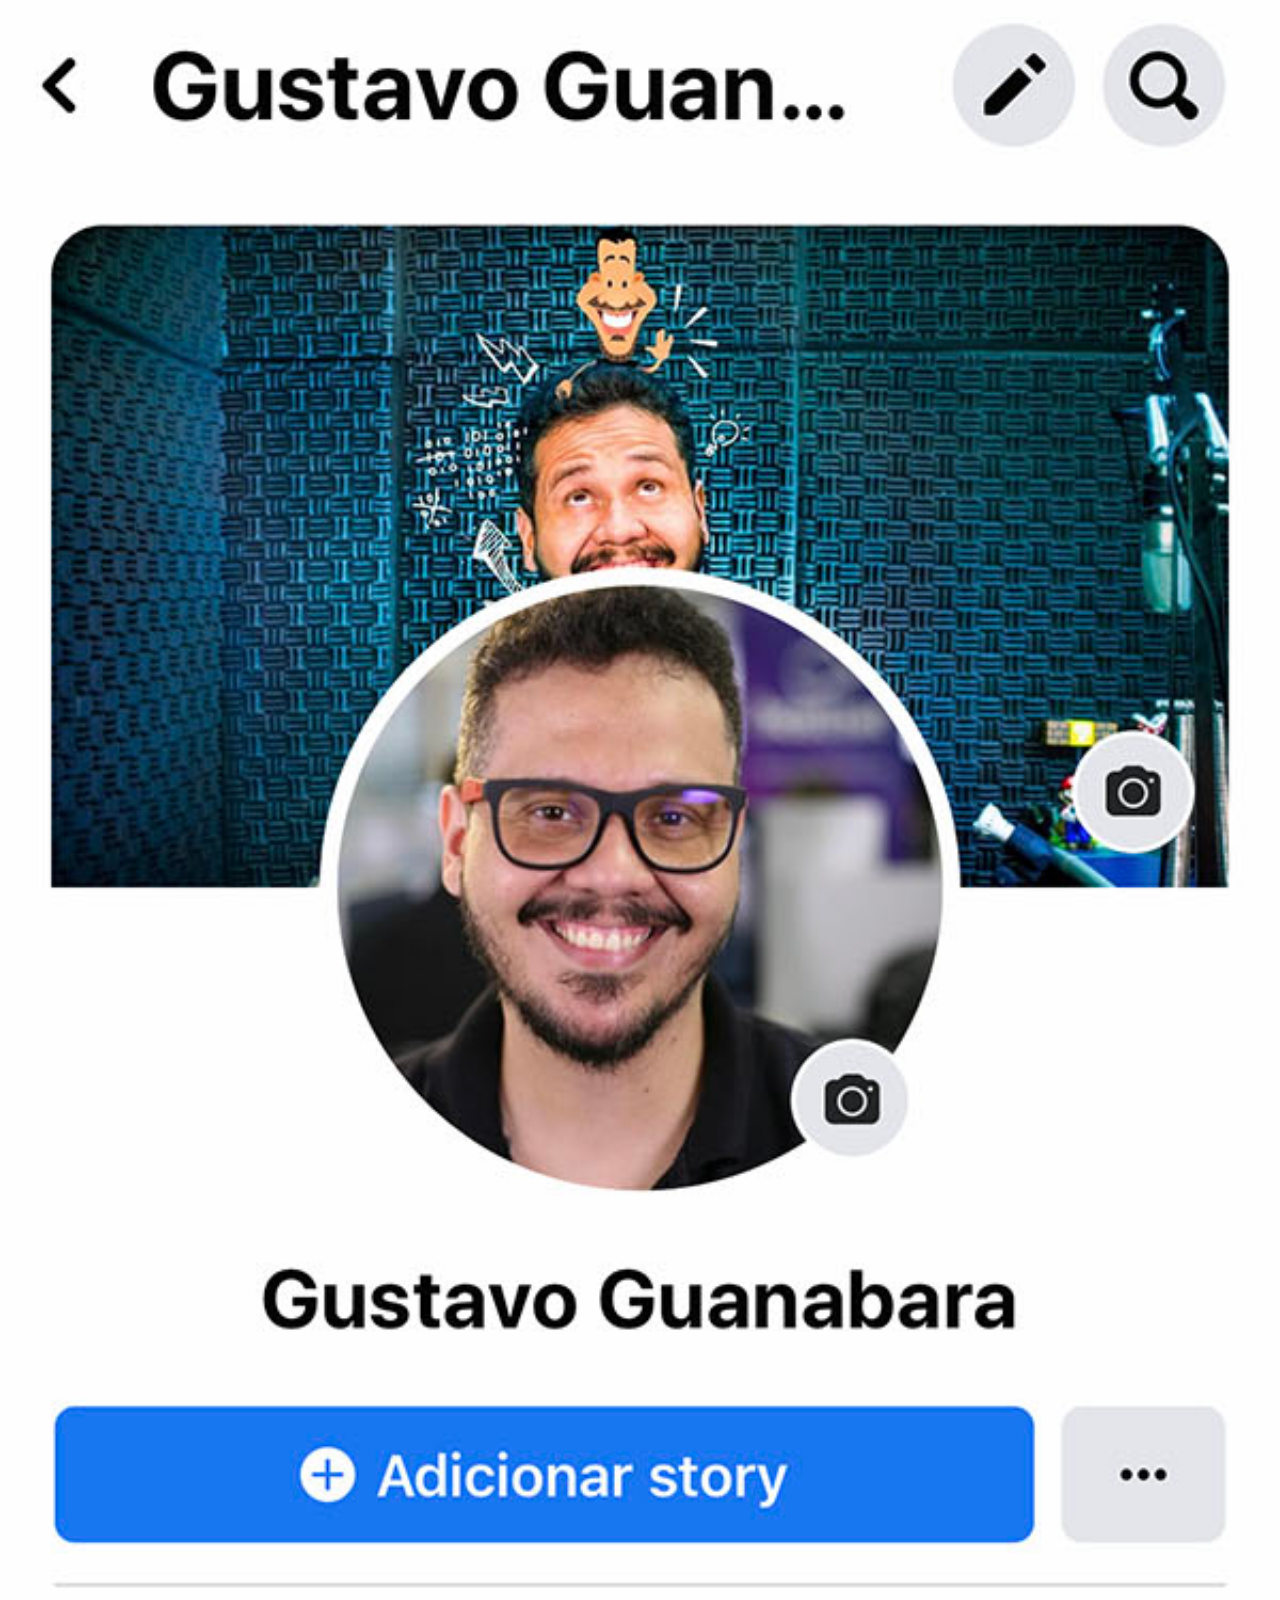
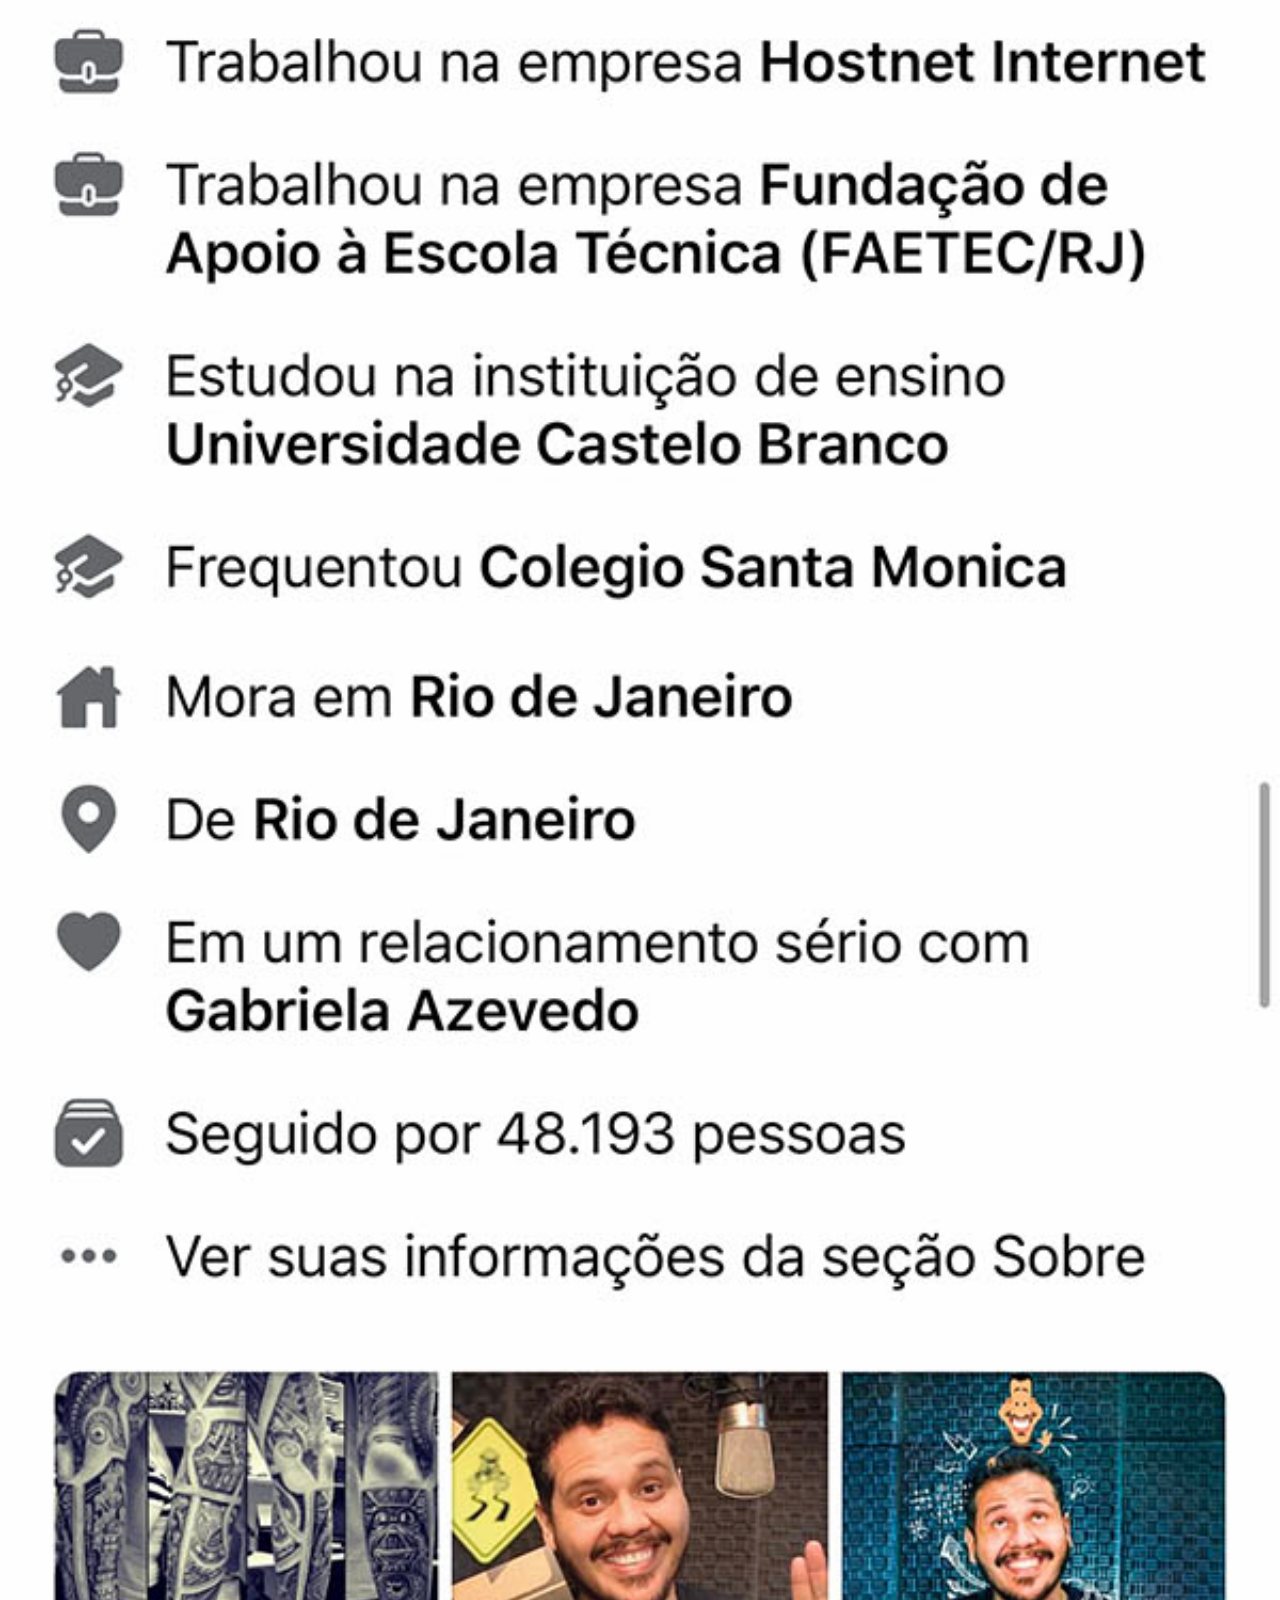
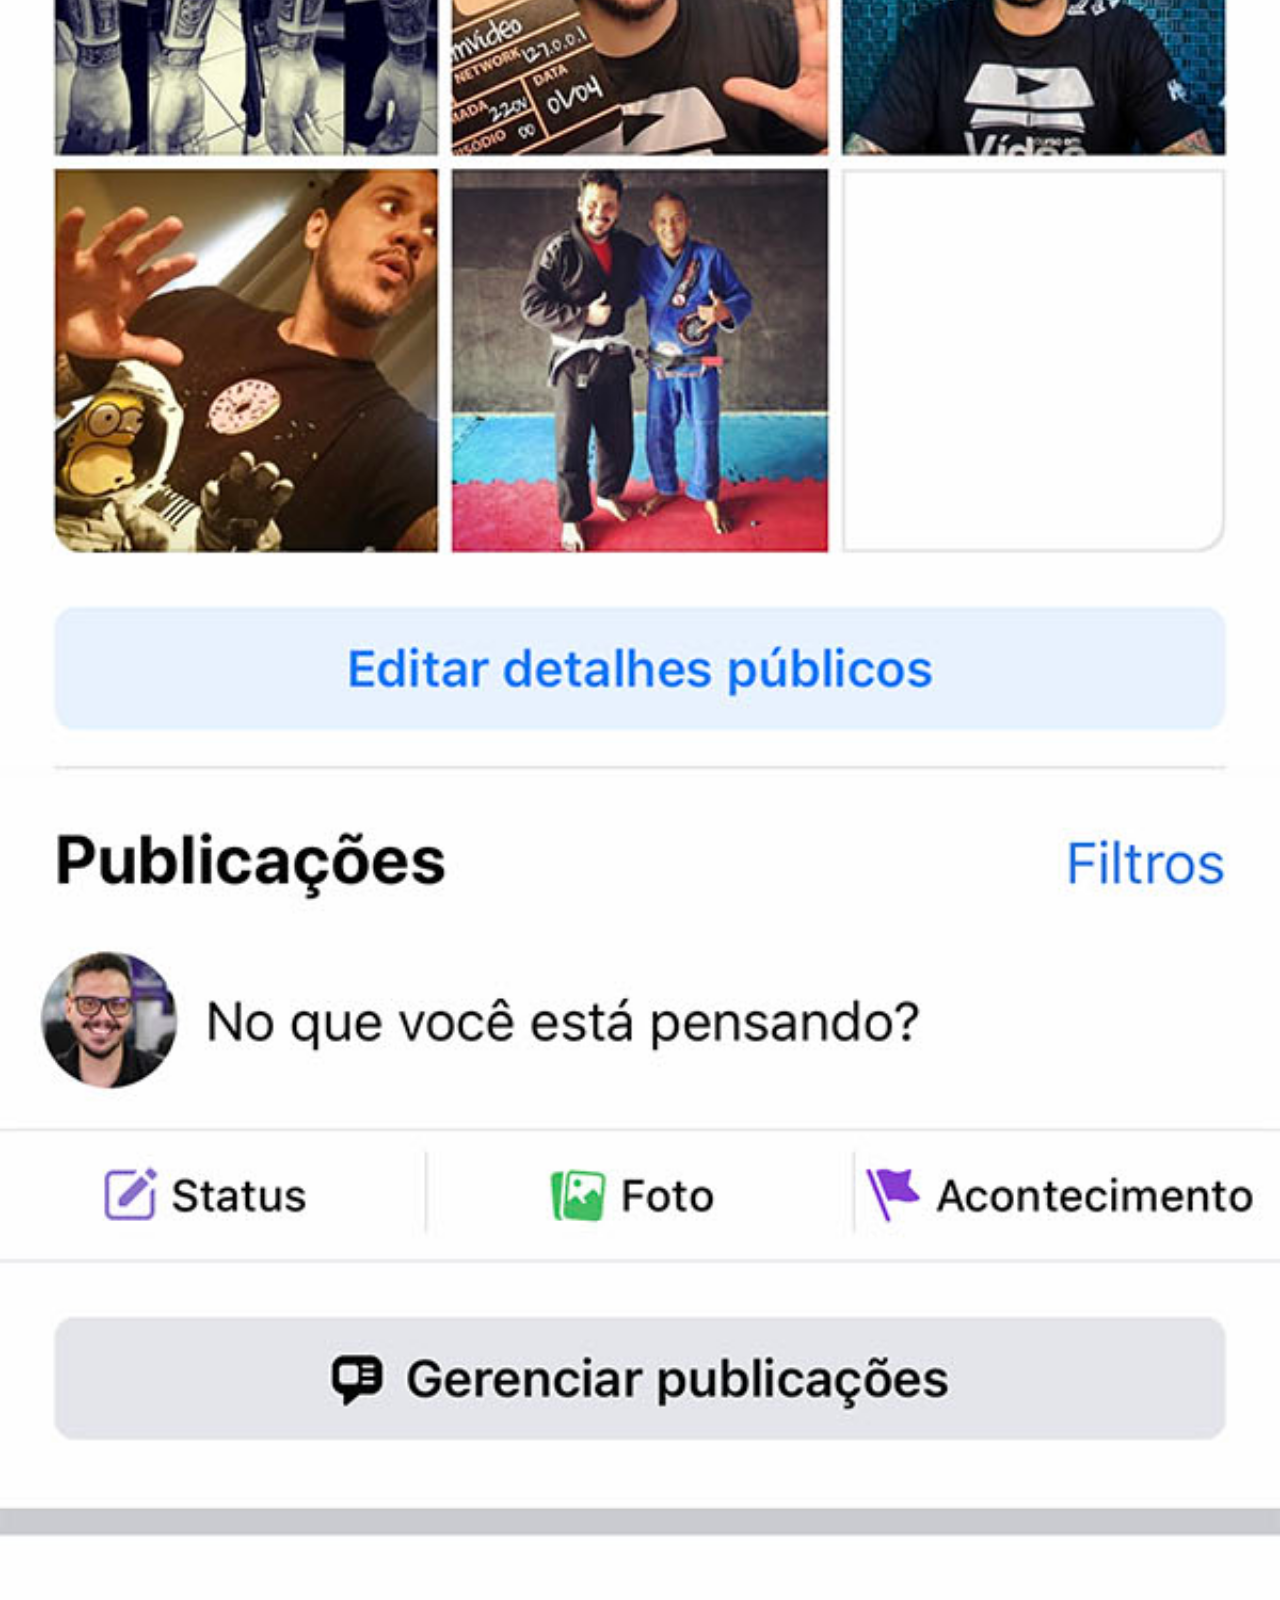
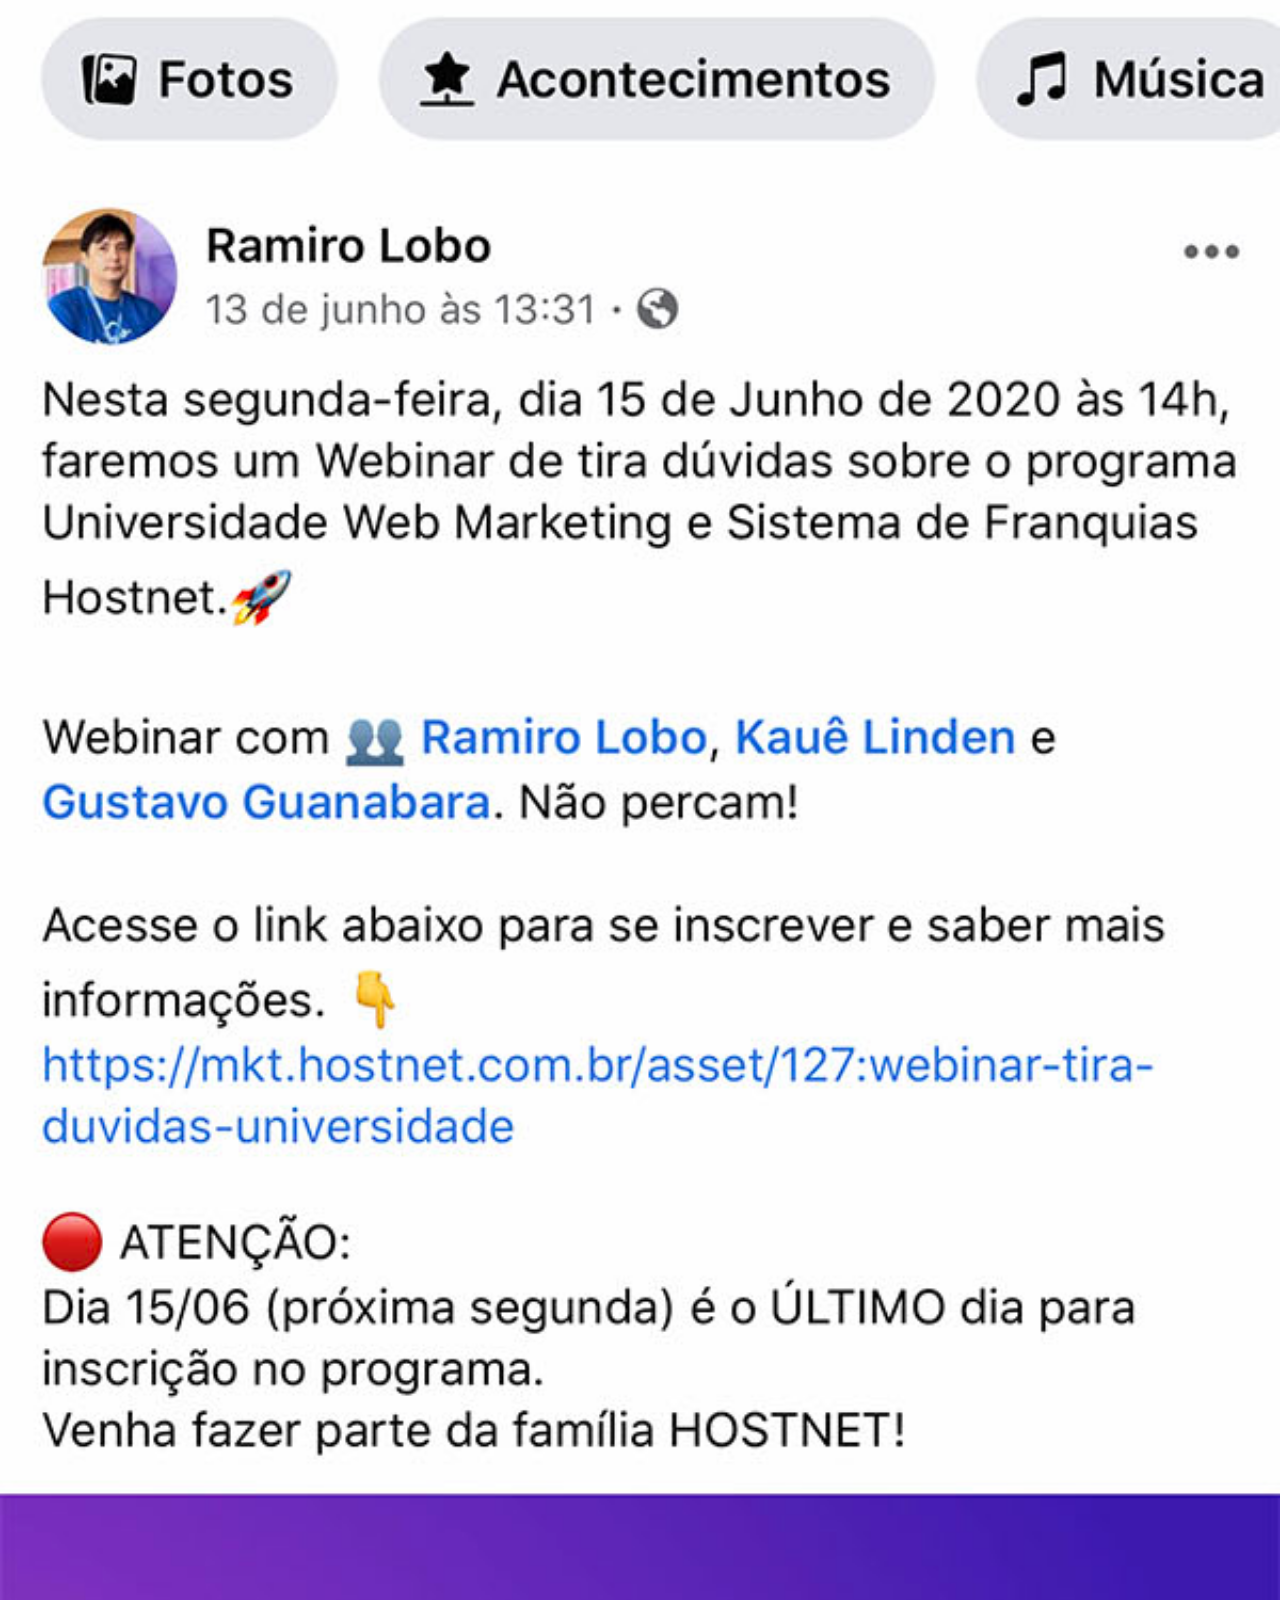
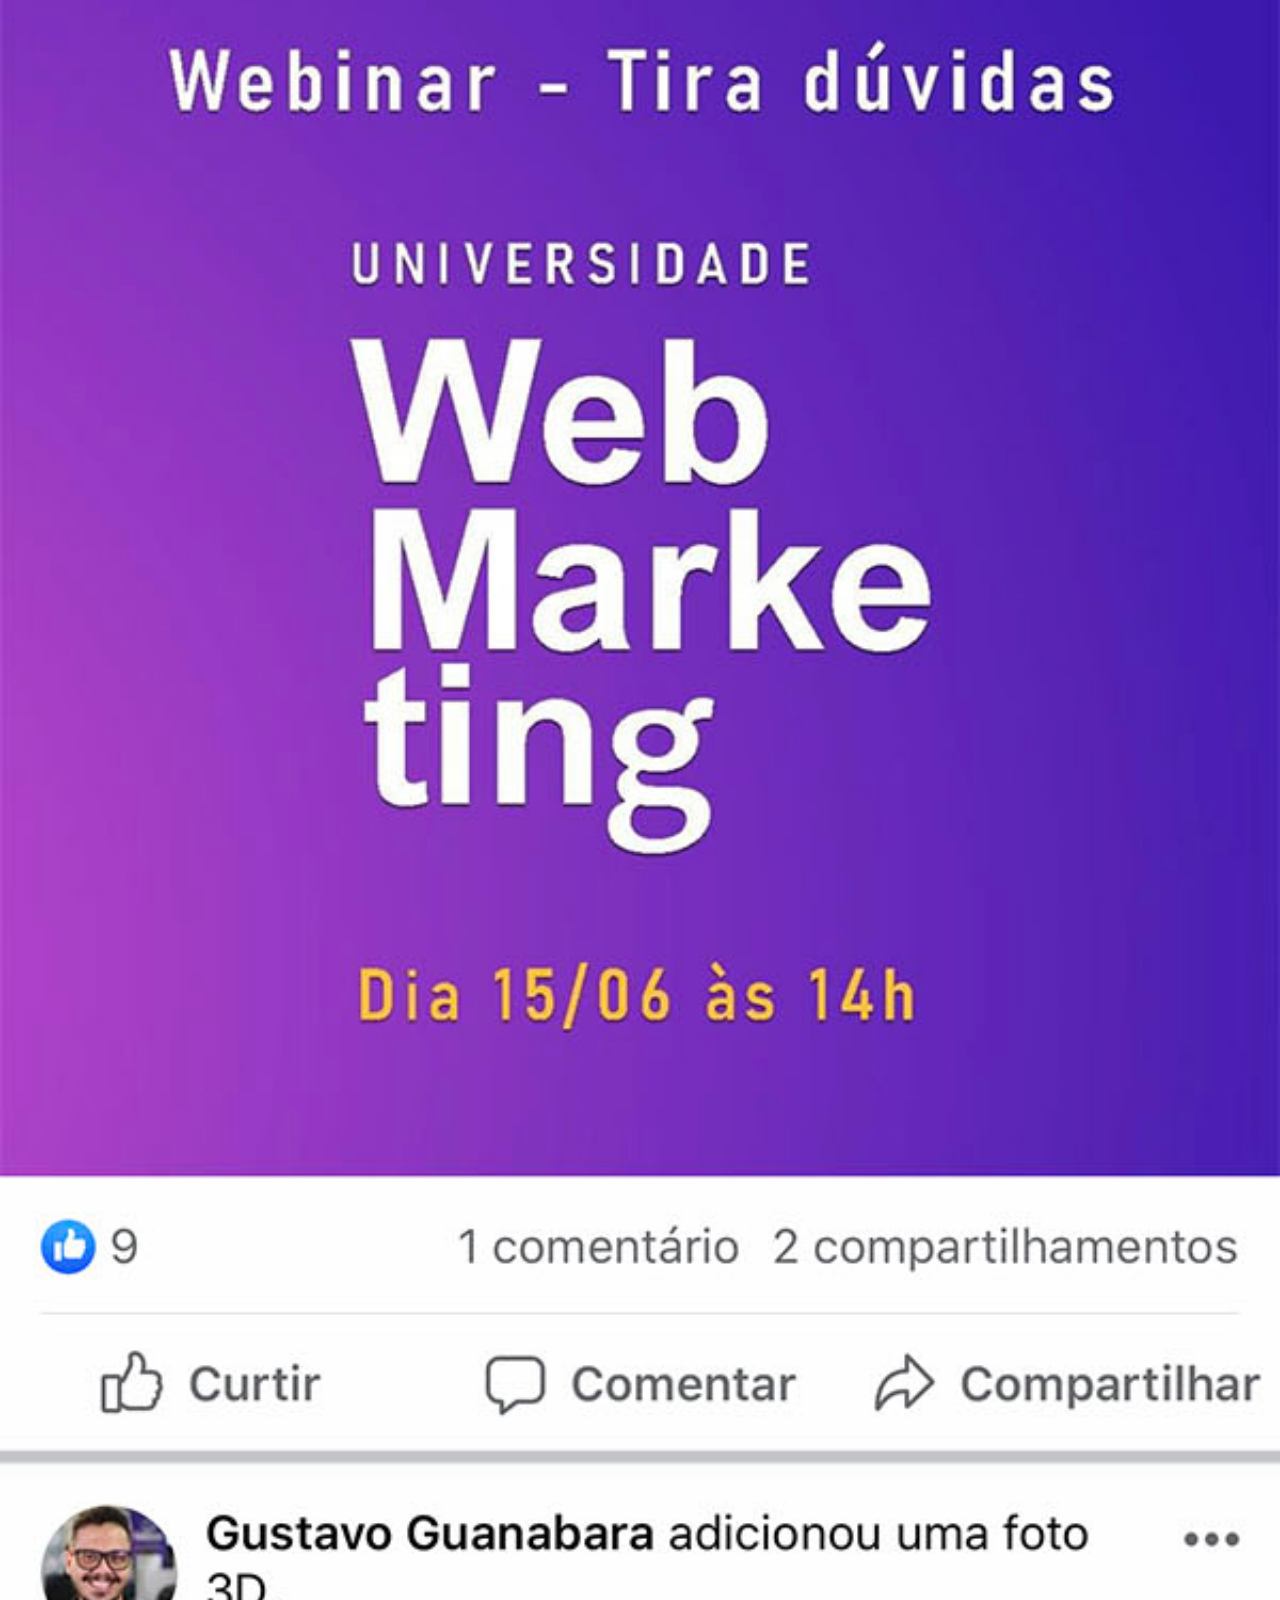
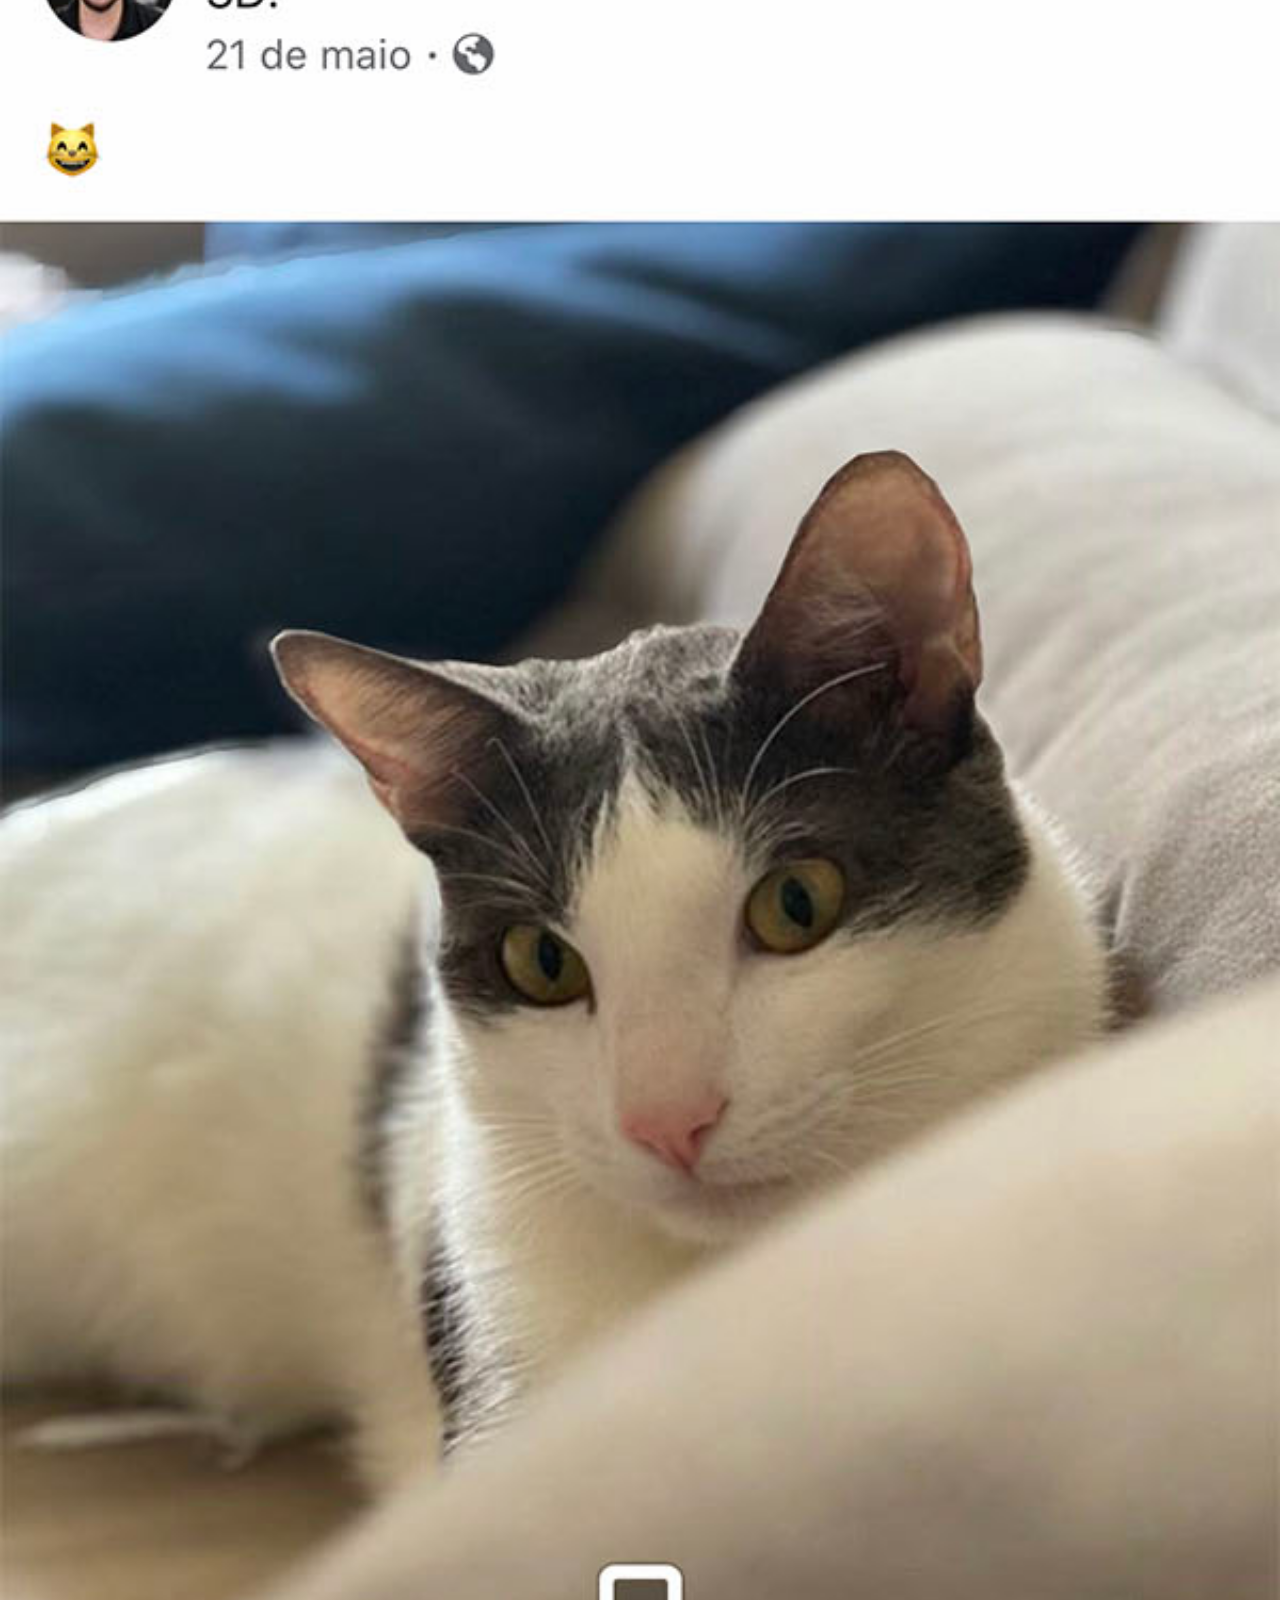
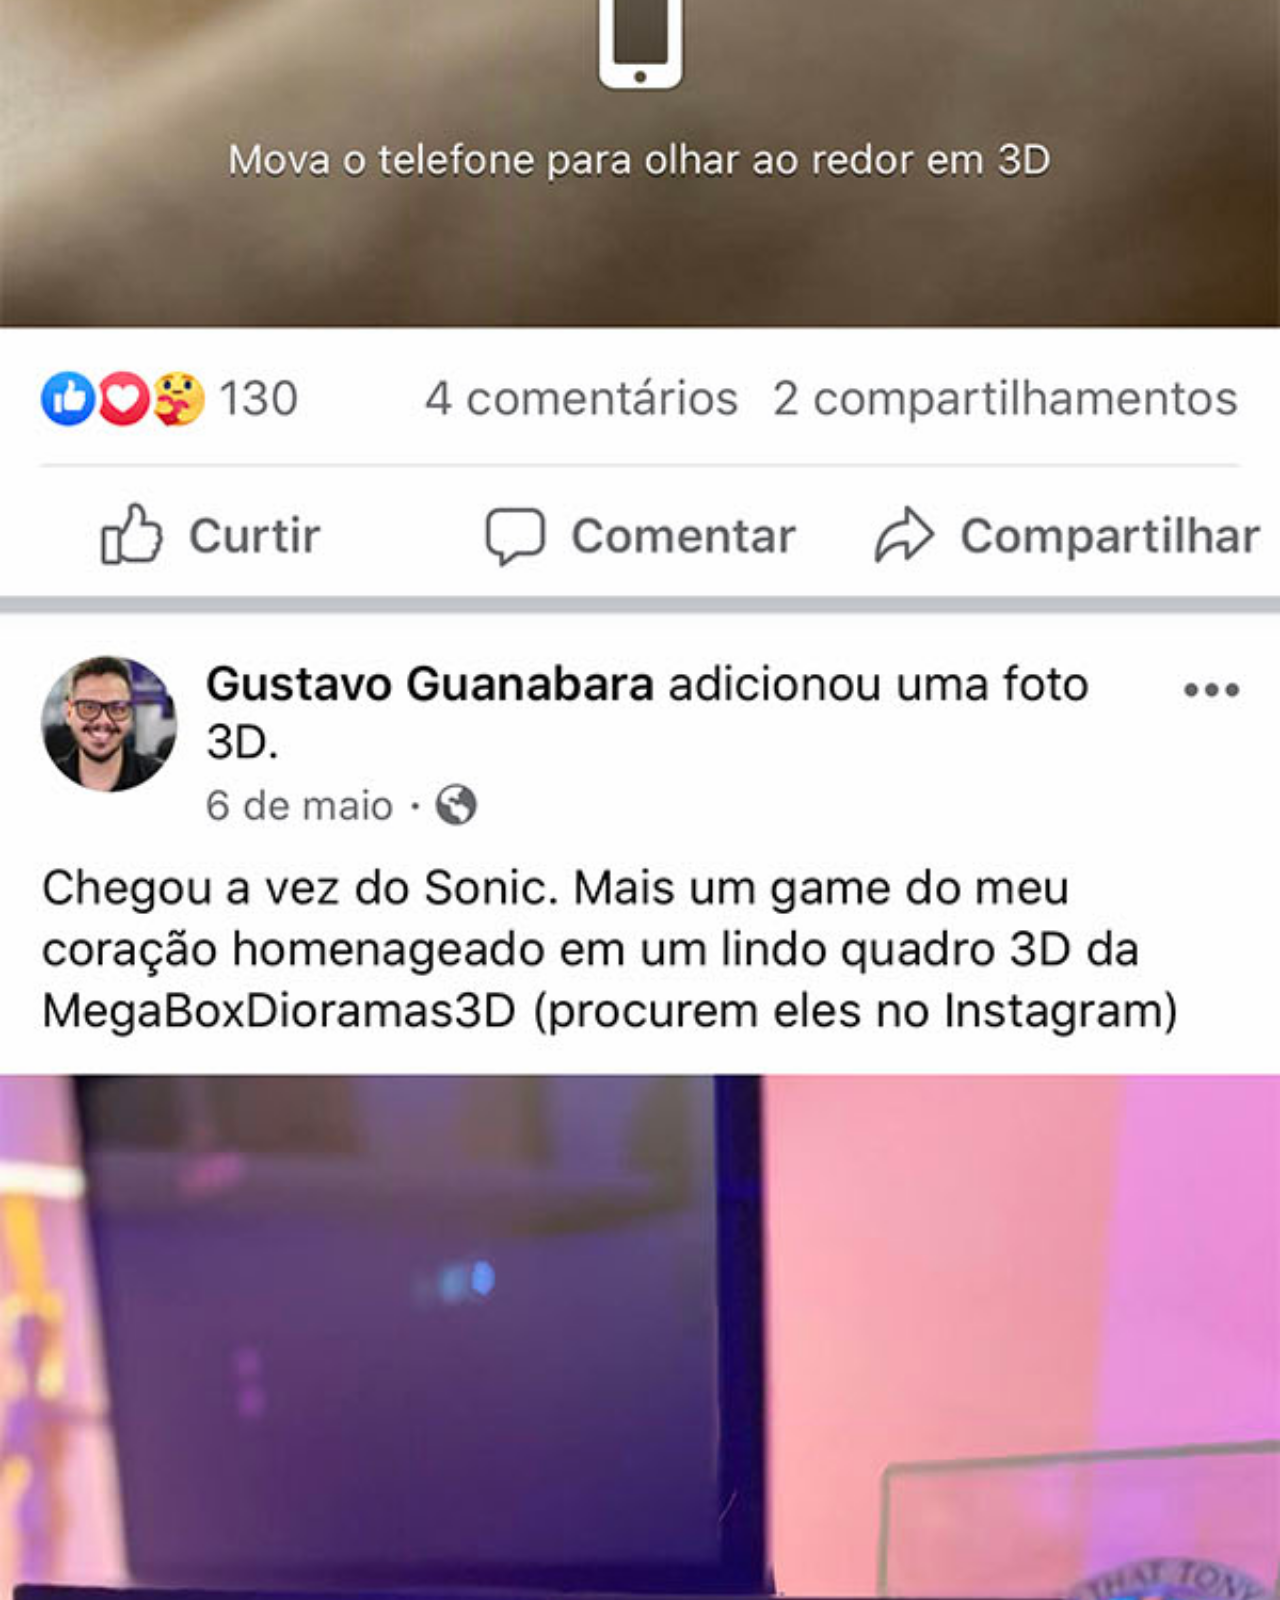
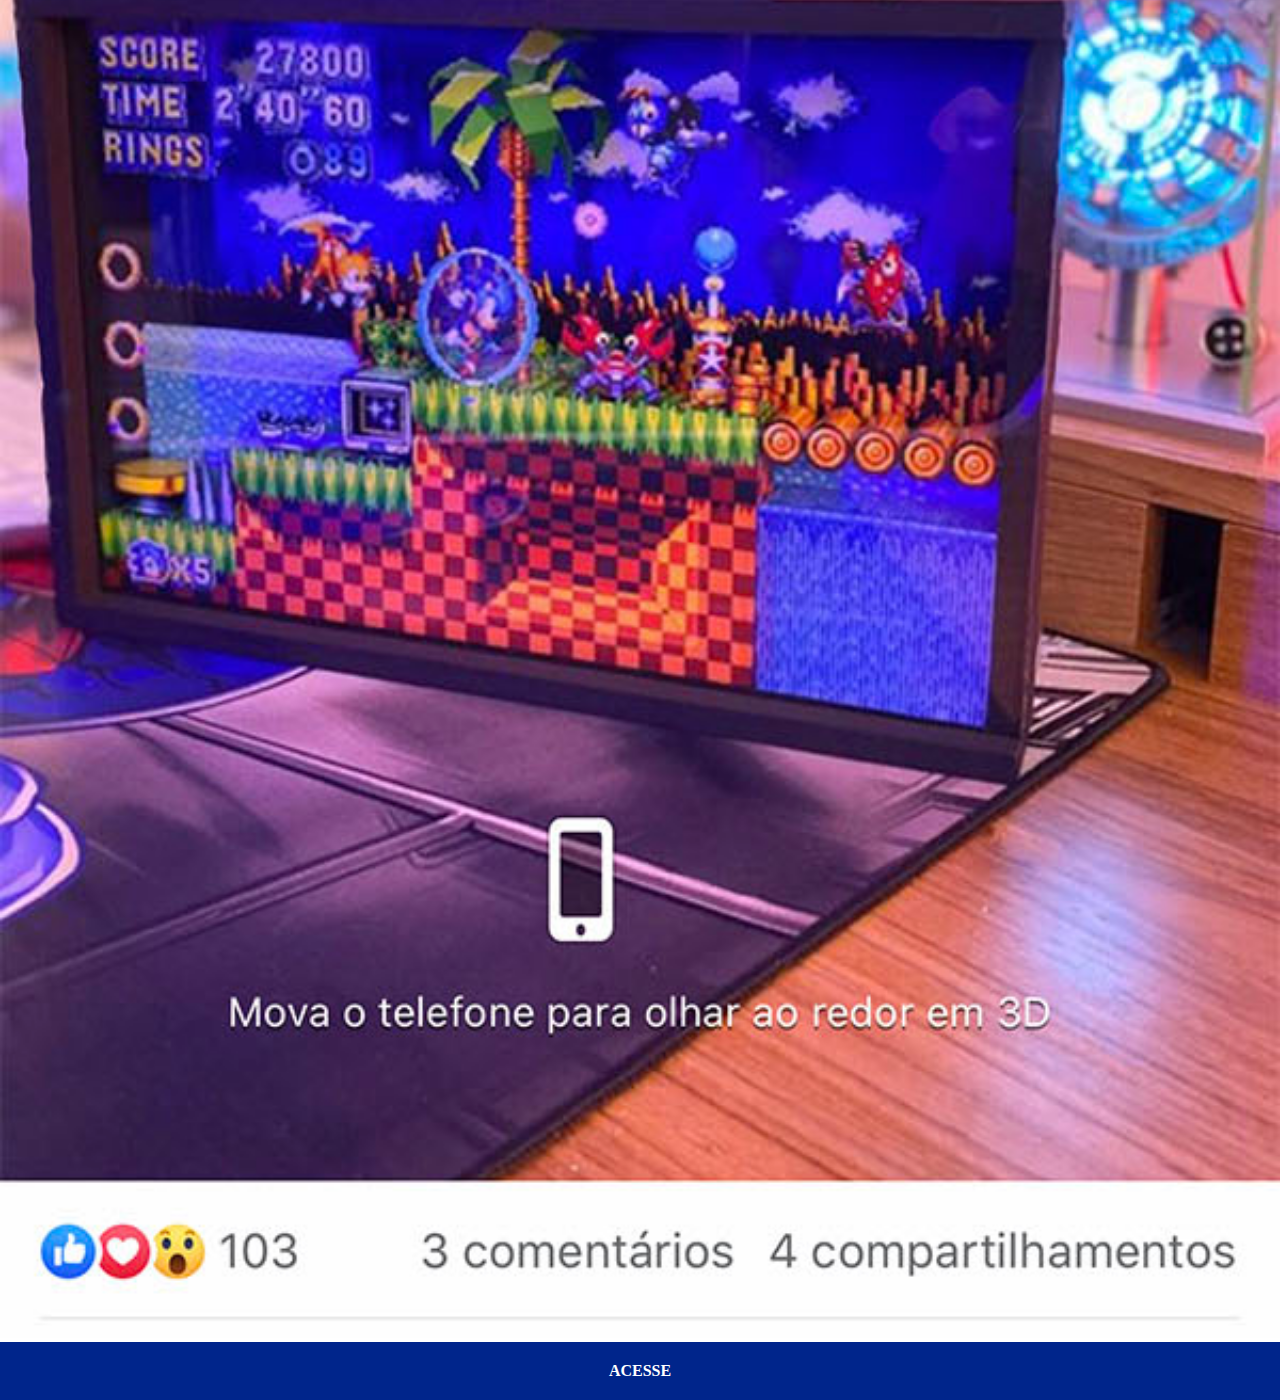
<file: facebook.html>
<!DOCTYPE html>
<html lang="pt-br">
<head>
    <meta charset="UTF-8">
    <meta name="viewport" content="width=device-width, initial-scale=1.0">
    <title>Facebook</title>
    <link rel="stylesheet" href="estilos/social.css">
</head>
<body>
    <img src="imagens/tela-facebook.jpg" alt="Facebook">
    <a href="">ACESSE</a>
</body>
</html>
</file>
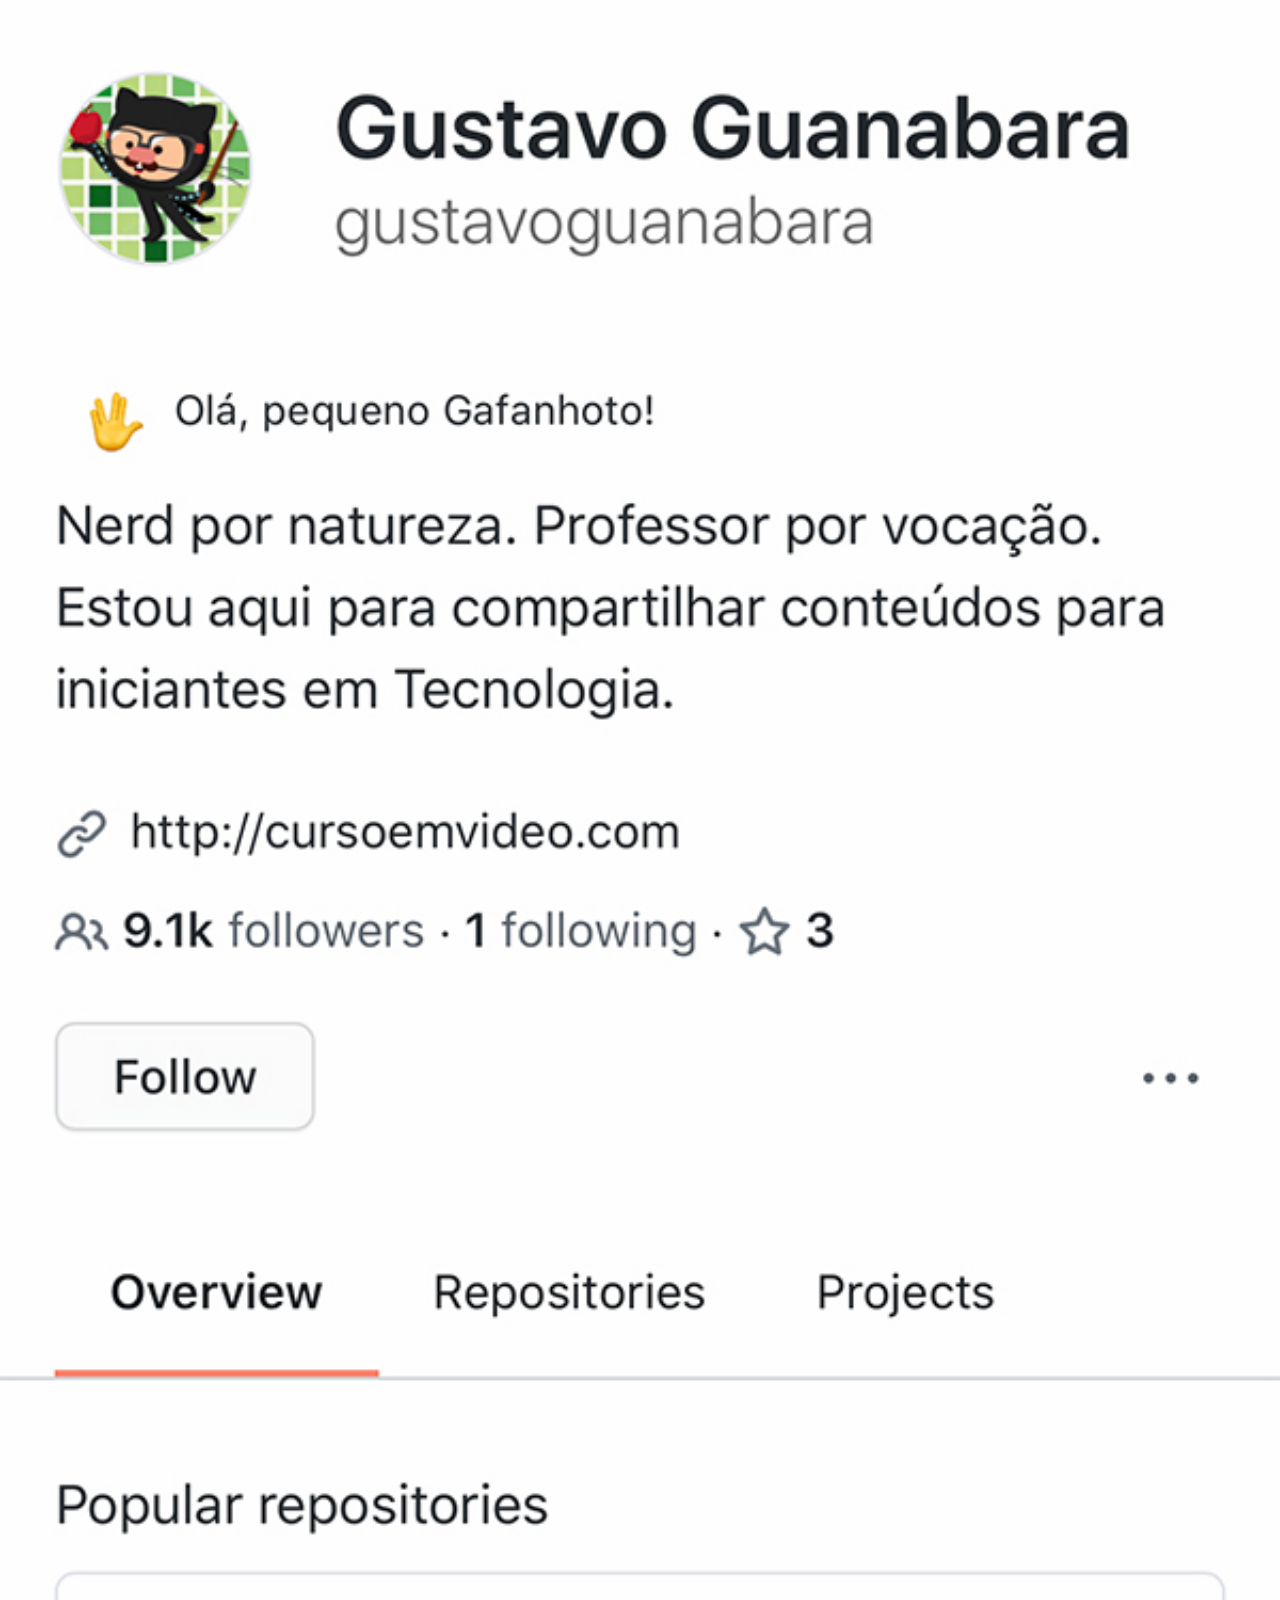
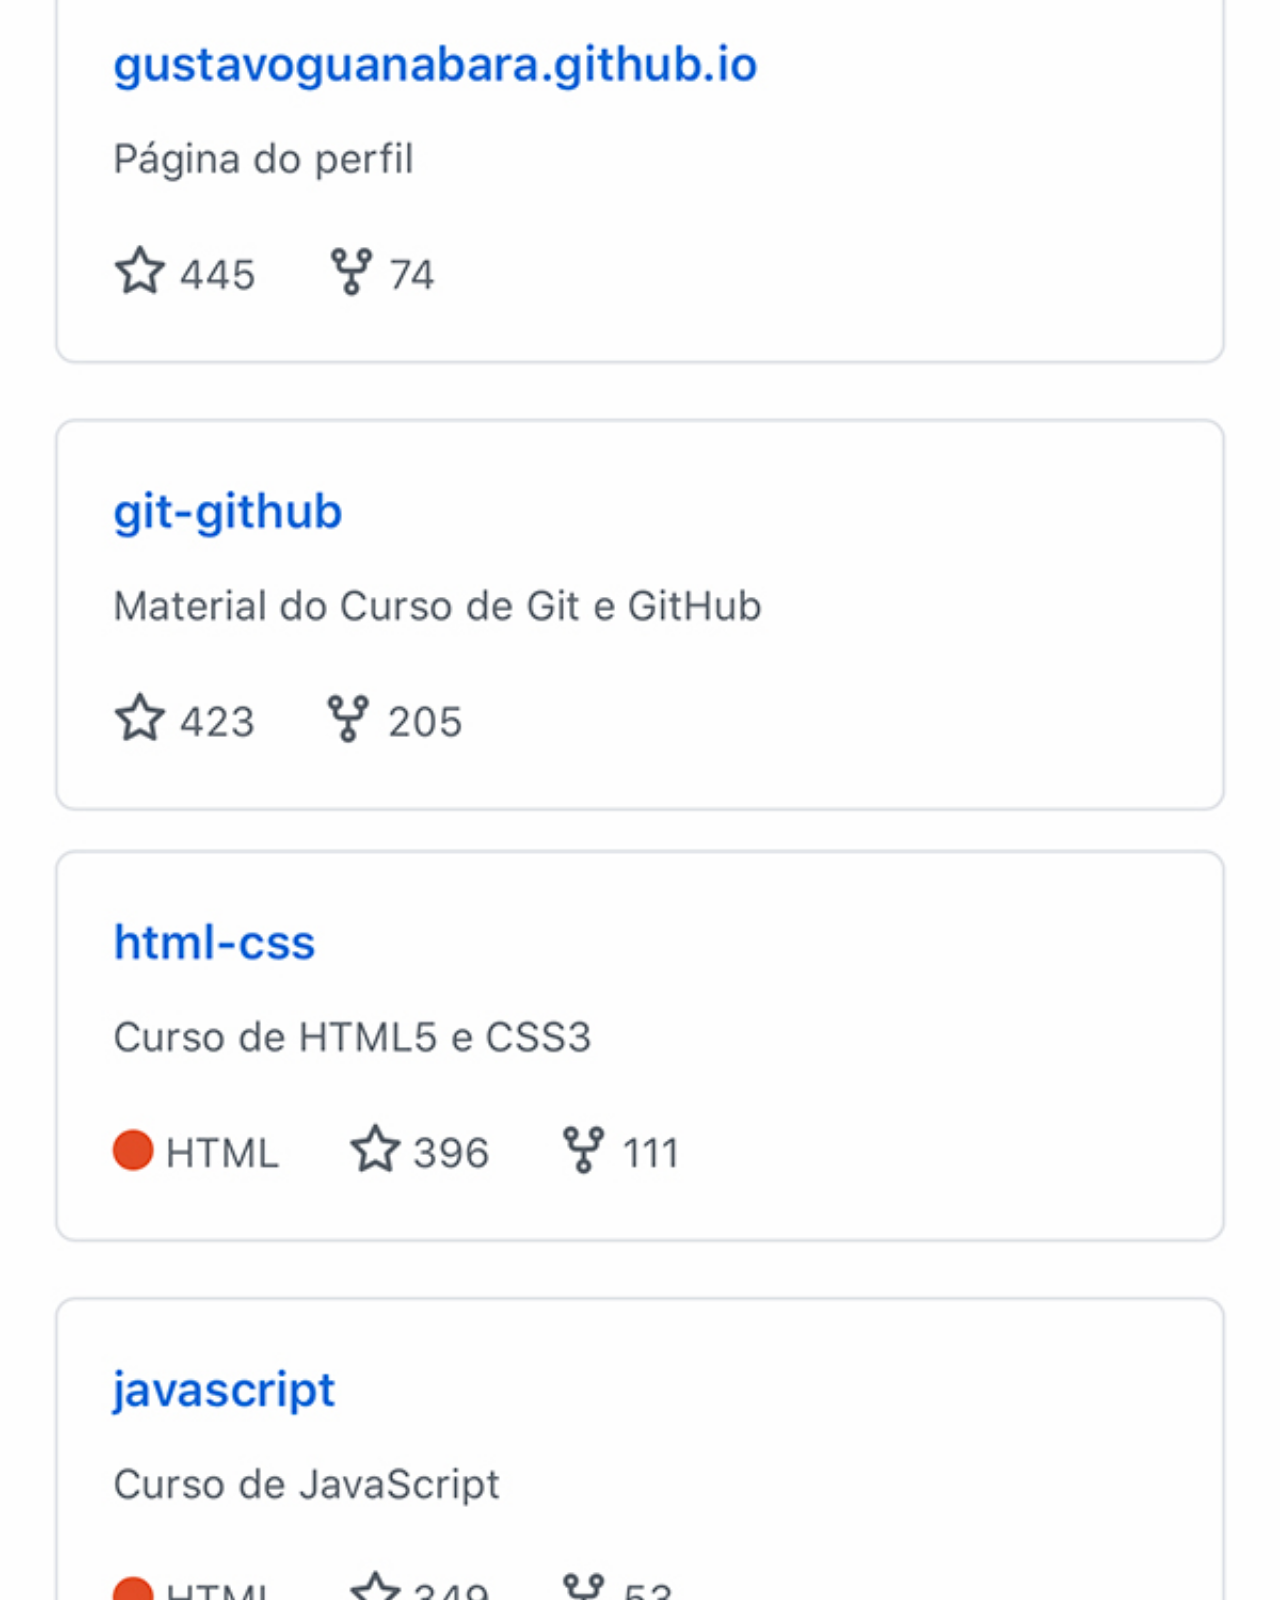
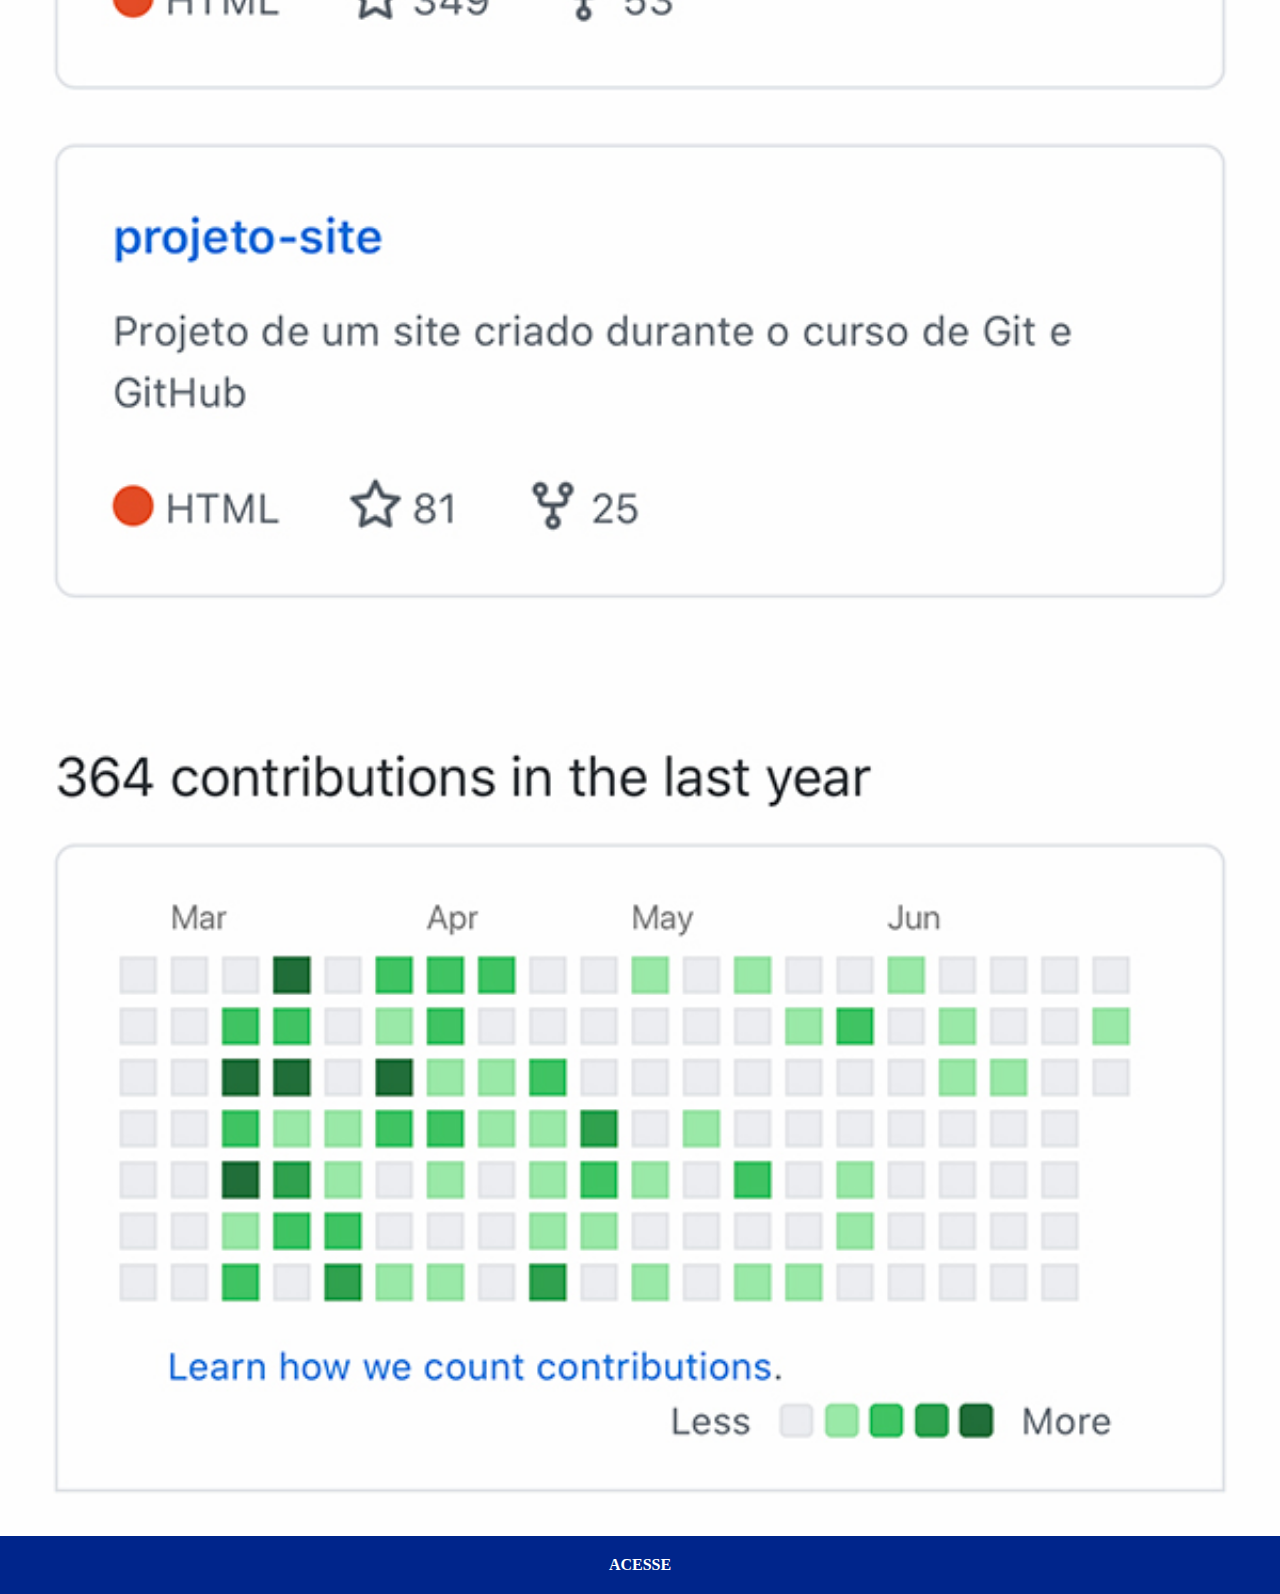
<file: github.html>
<!DOCTYPE html>
<html lang="pt-br">
<head>
    <meta charset="UTF-8">
    <meta name="viewport" content="width=device-width, initial-scale=1.0">
    <title>GitHub</title>
    <link rel="stylesheet" href="estilos/social.css">
</head>
<body>
    <img src="imagens/tela-github.jpg" alt="GitHub">
    <a href="">ACESSE</a>
</body>
</html>
</file>
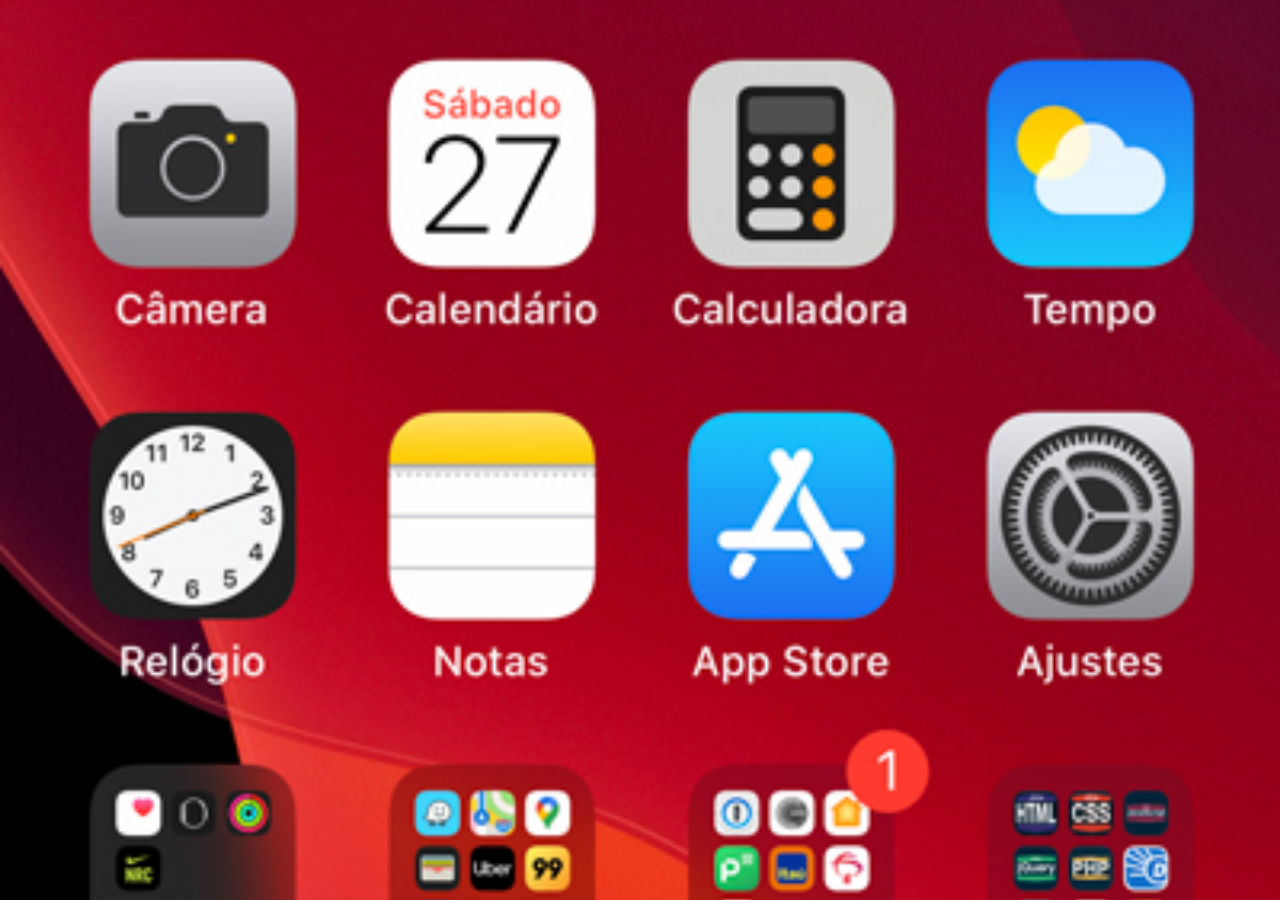
<file: home.html>
<!DOCTYPE html>
<html lang="pt-br">
<head>
    <meta charset="UTF-8">
    <meta name="viewport" content="width=device-width, initial-scale=1.0">
    <title>Home</title>
    <style>
        *{
            margin: 0px;
            padding: 0px;
        }

        body {
            width: 100vw;
            height: 100vh;
           background-color: black;
           background-image: url('imagens/tela-home.jpg');
           background-repeat: no-repeat;
           background-position: top center;
           background-size:cover ;

        }
    </style>
</head>
<body>
    
</body>
</html>
</file>
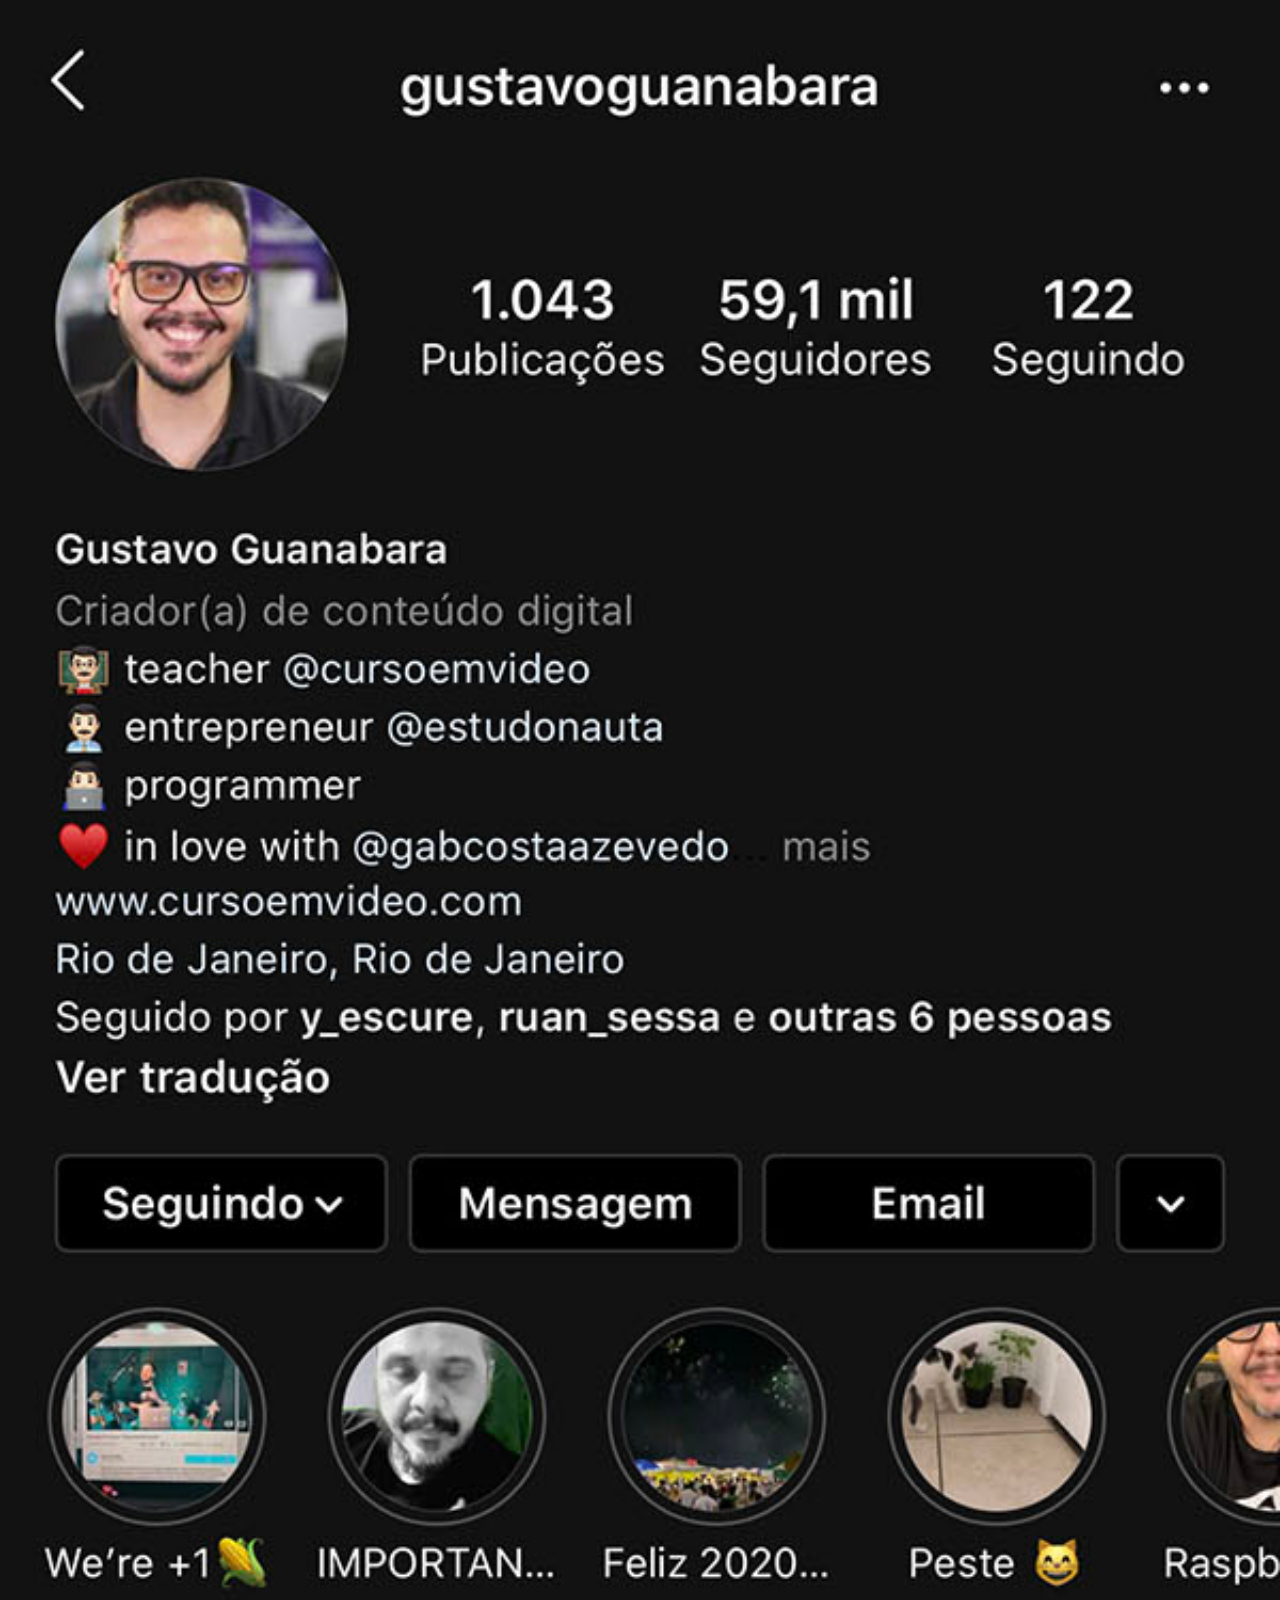
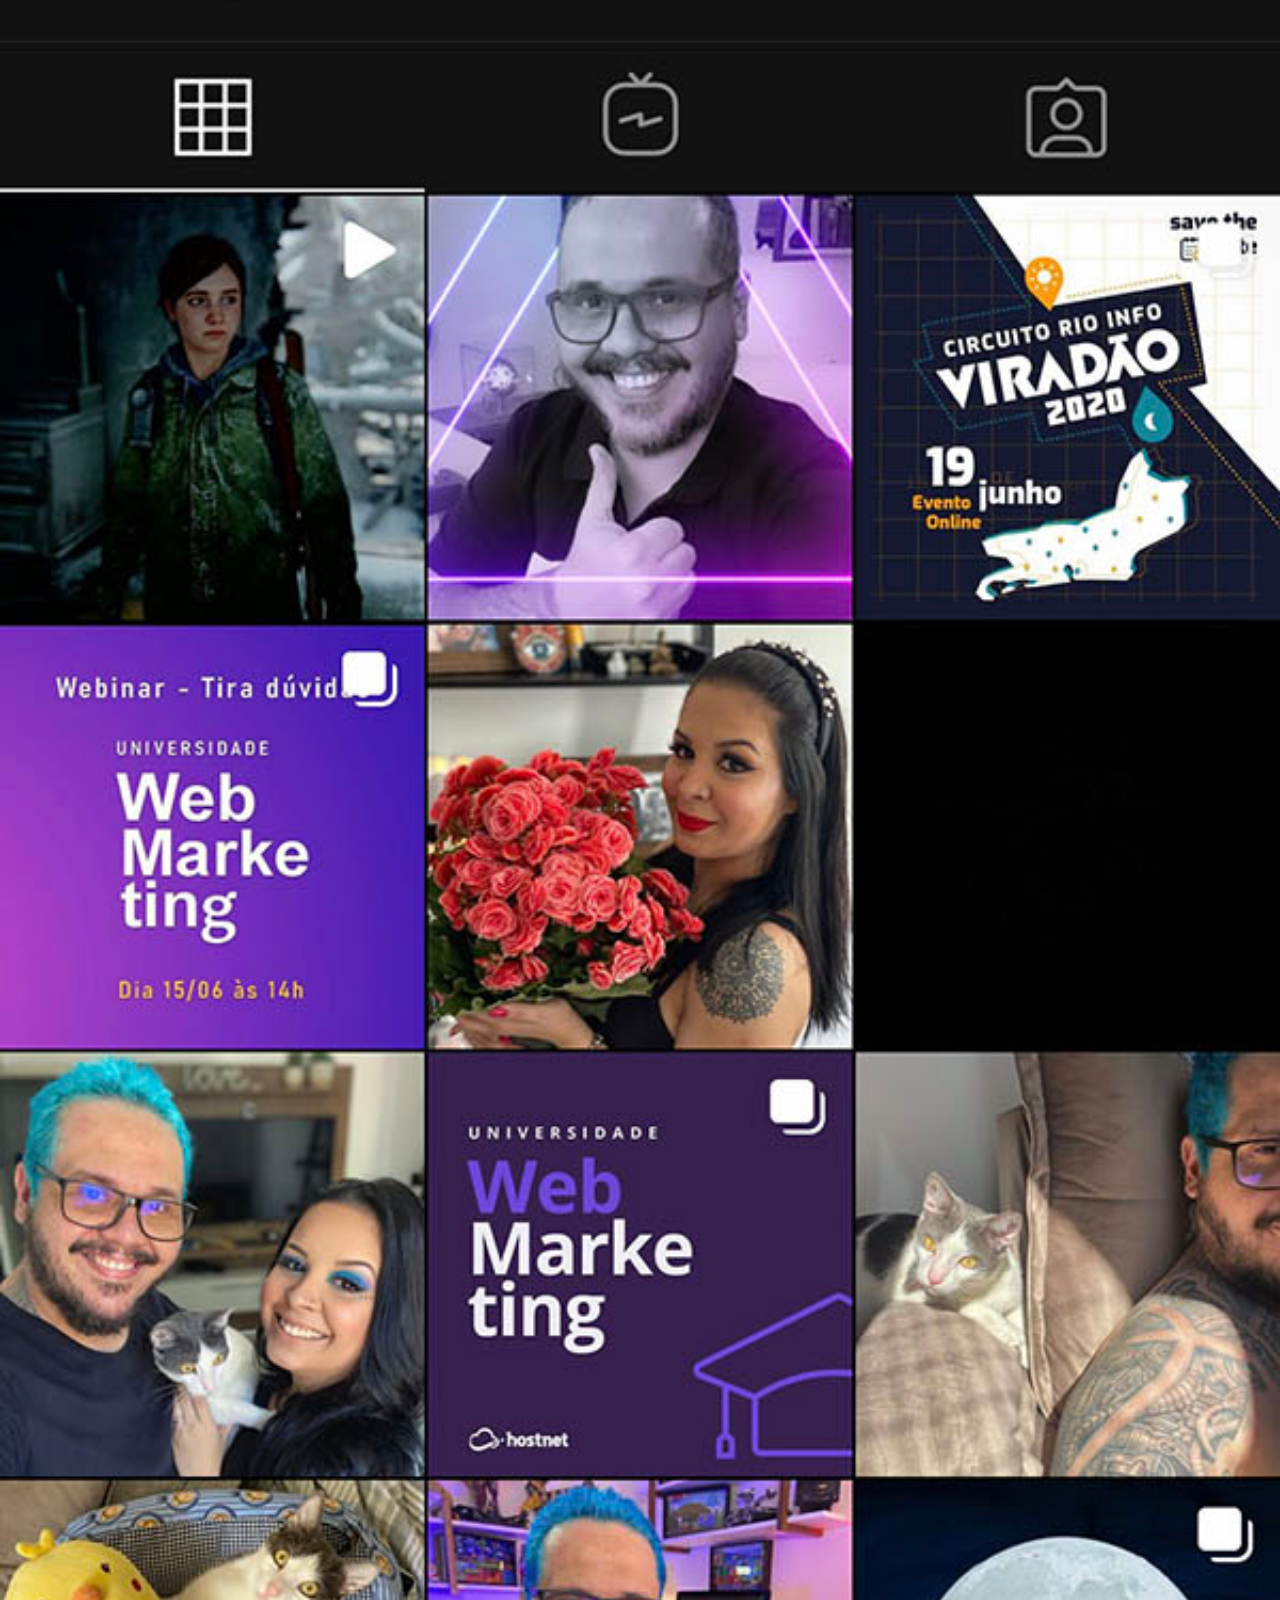
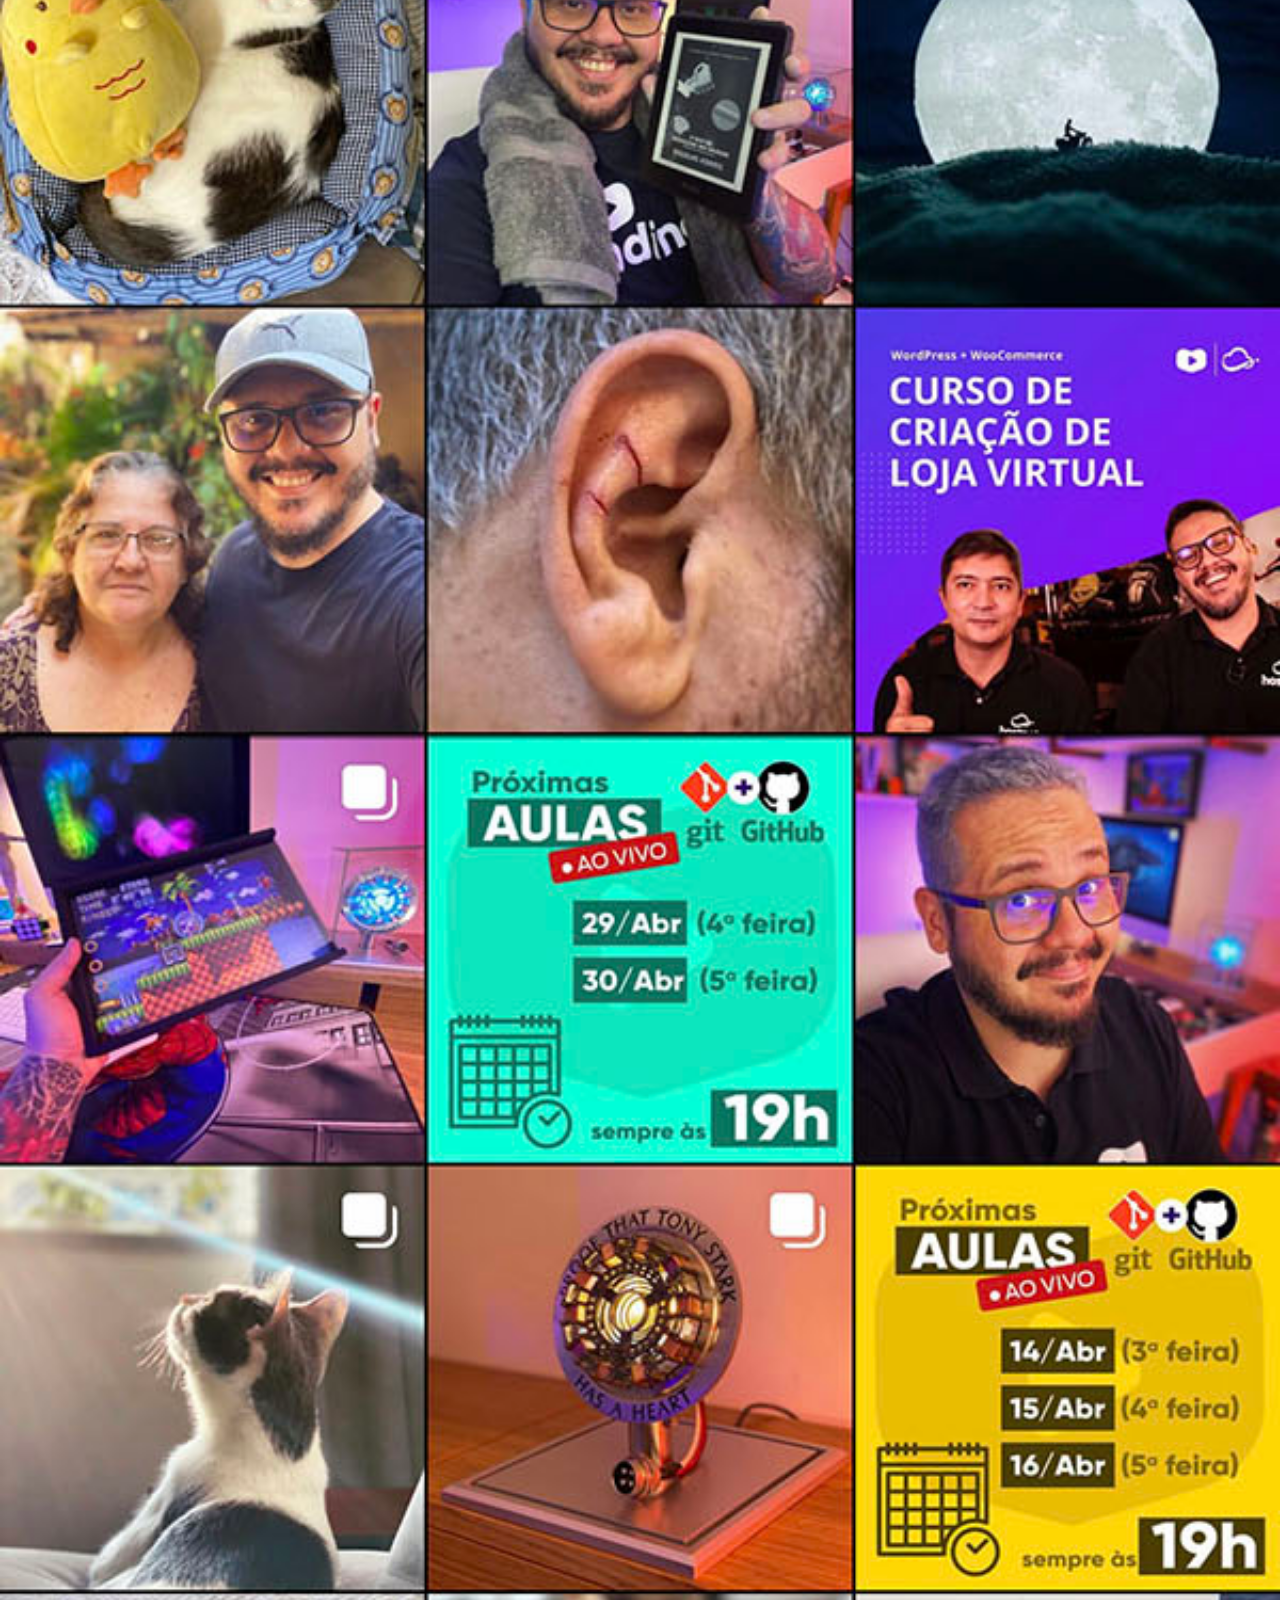
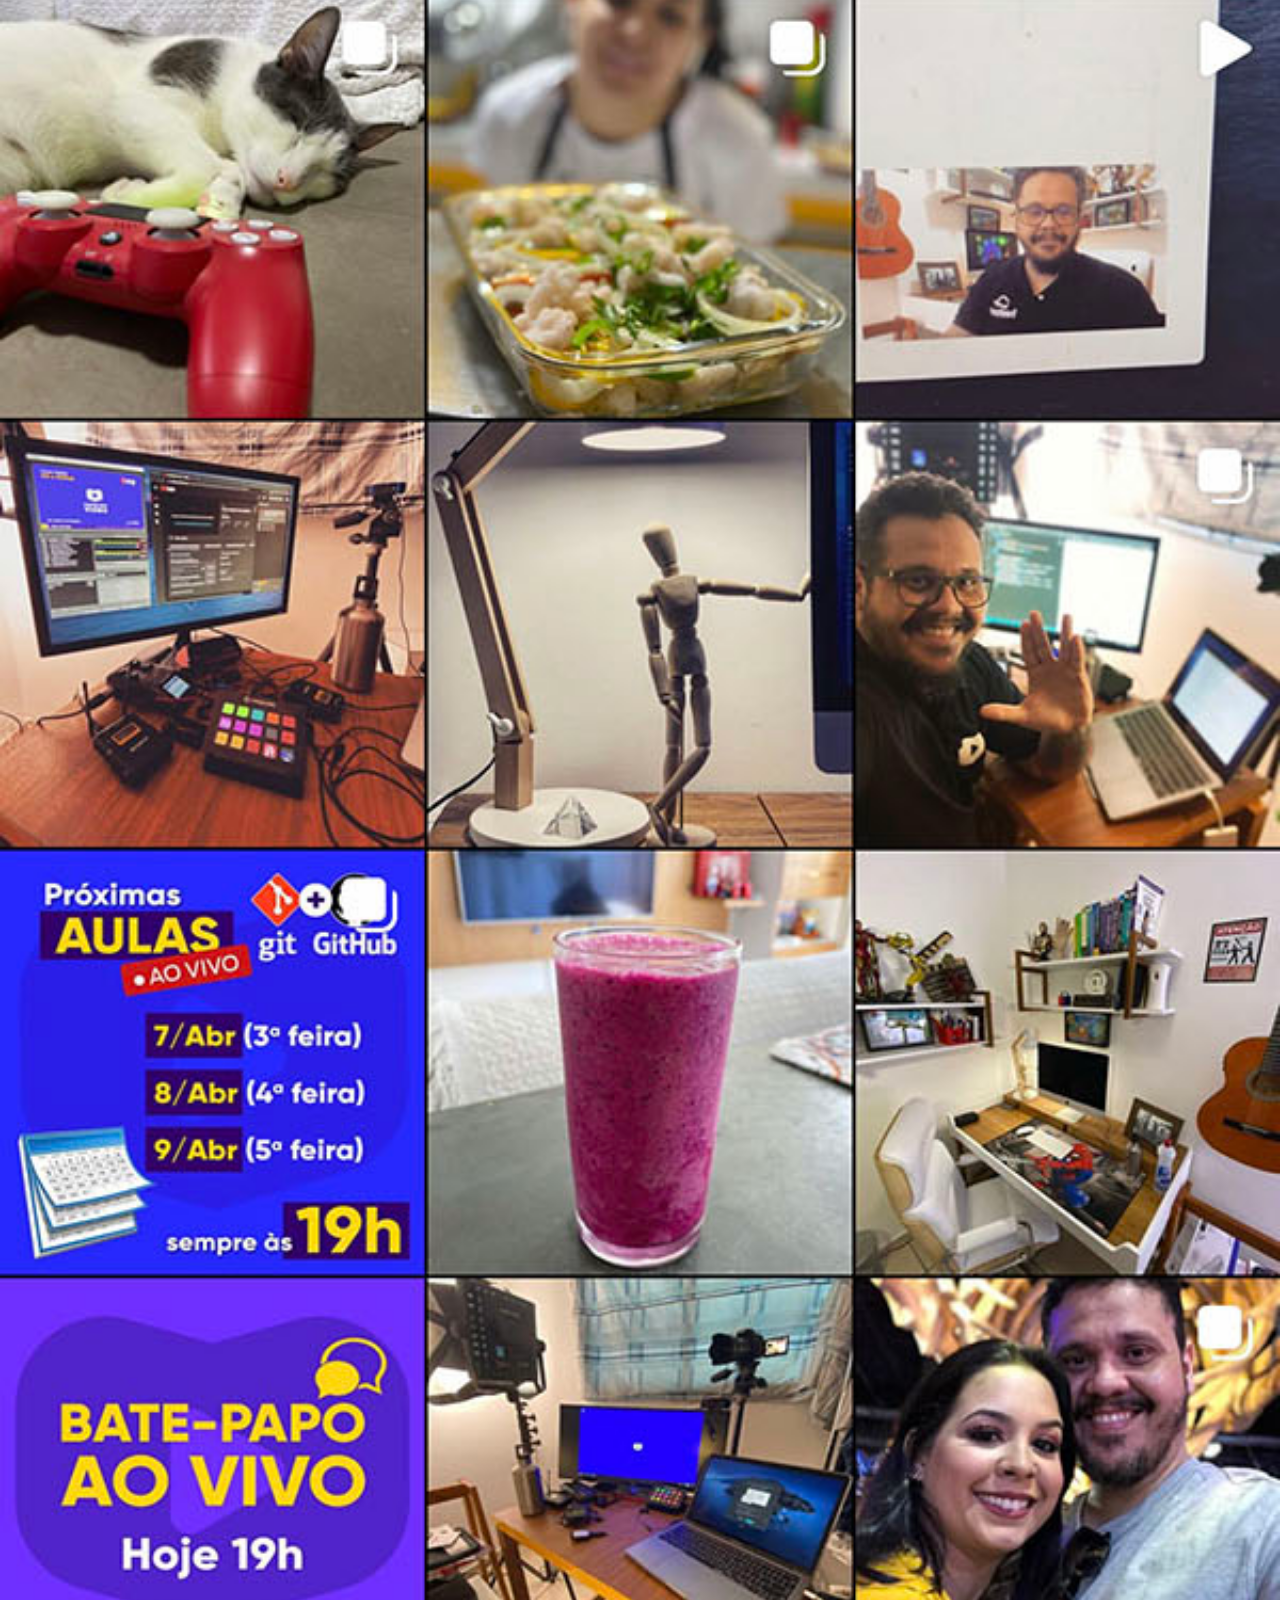
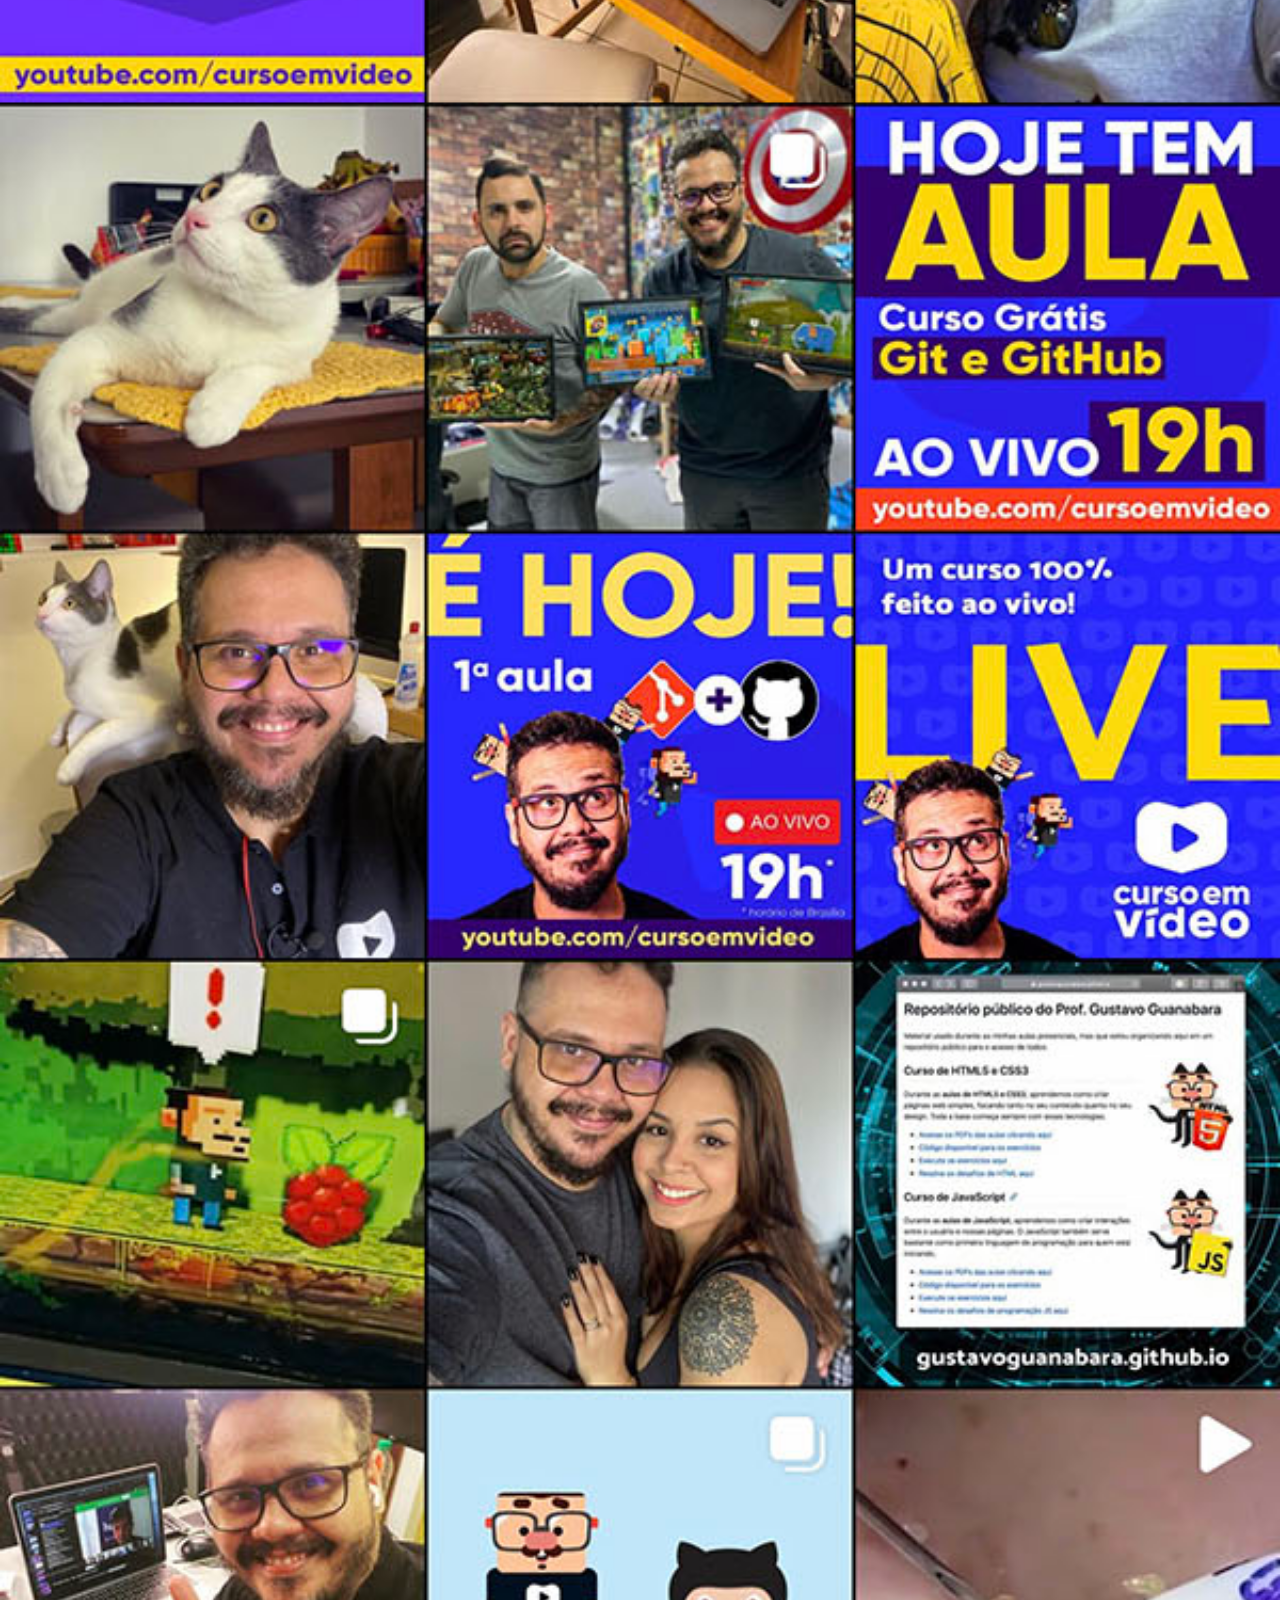
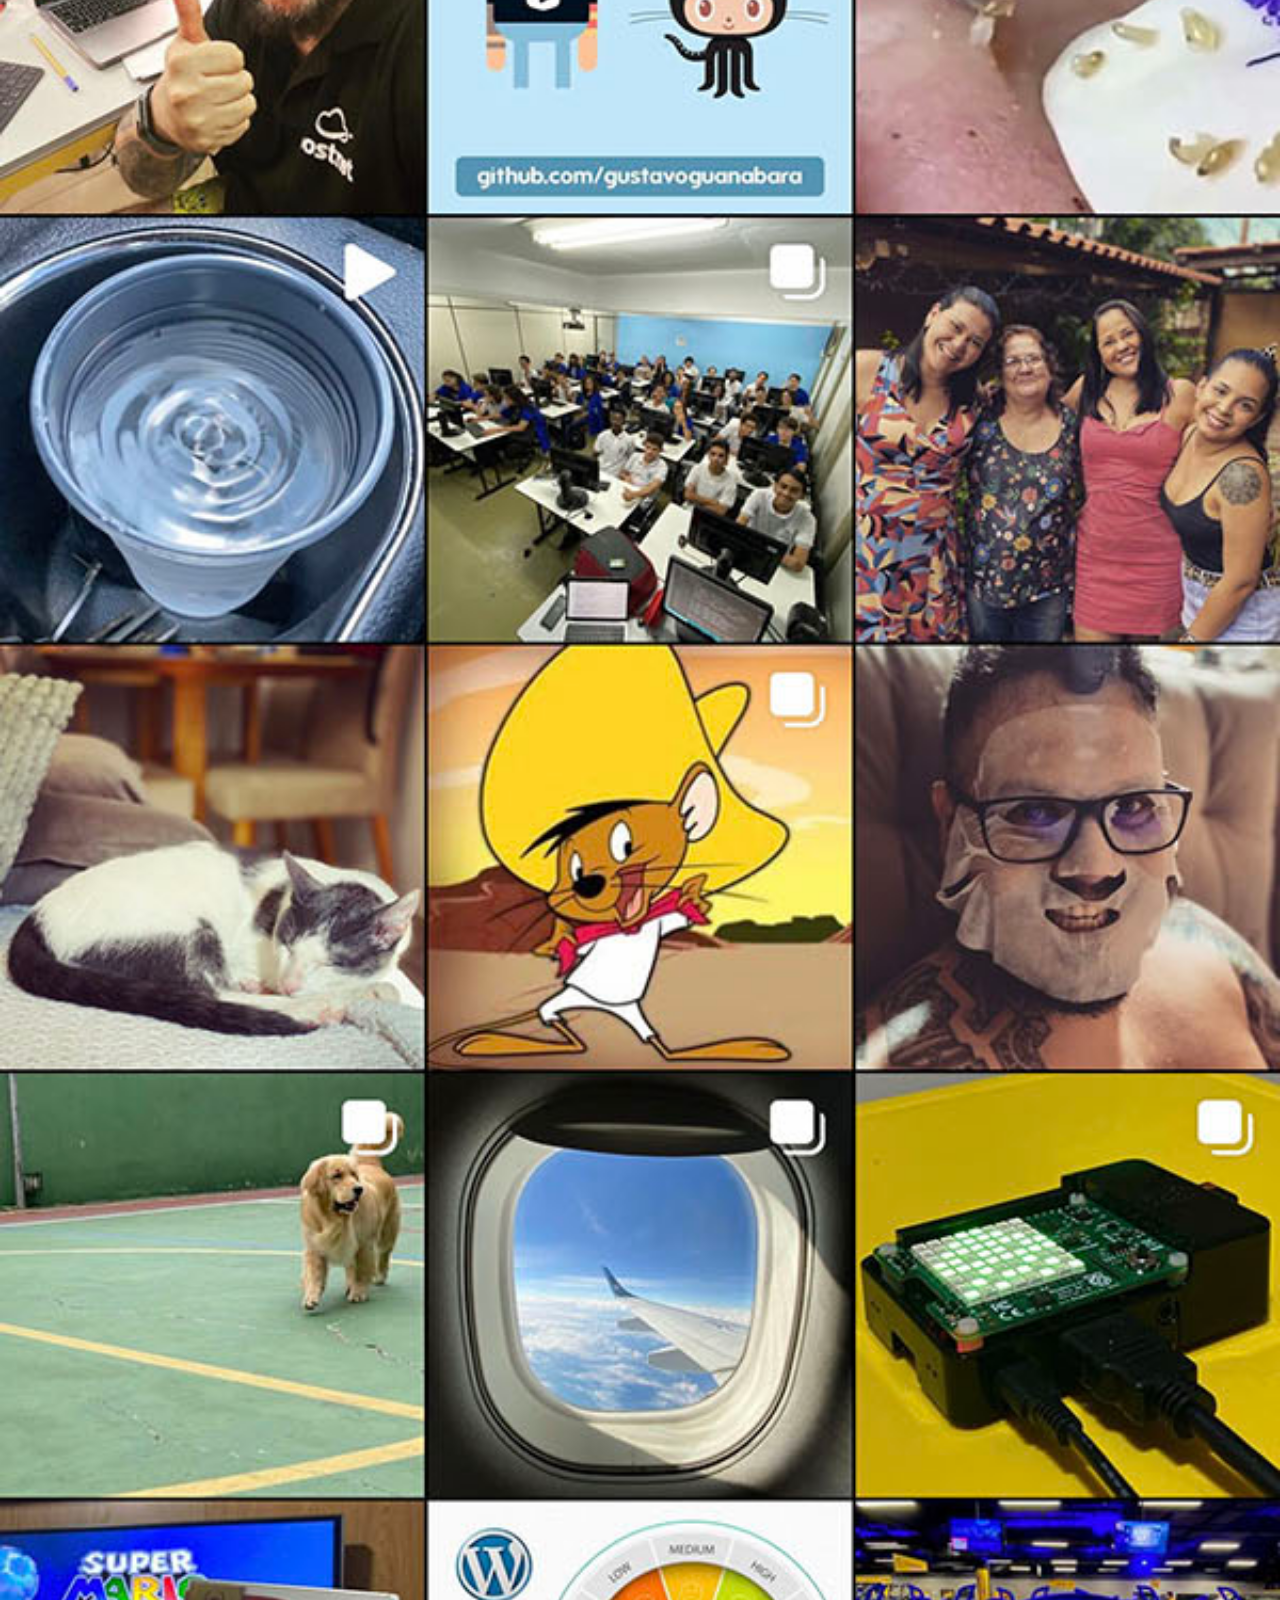
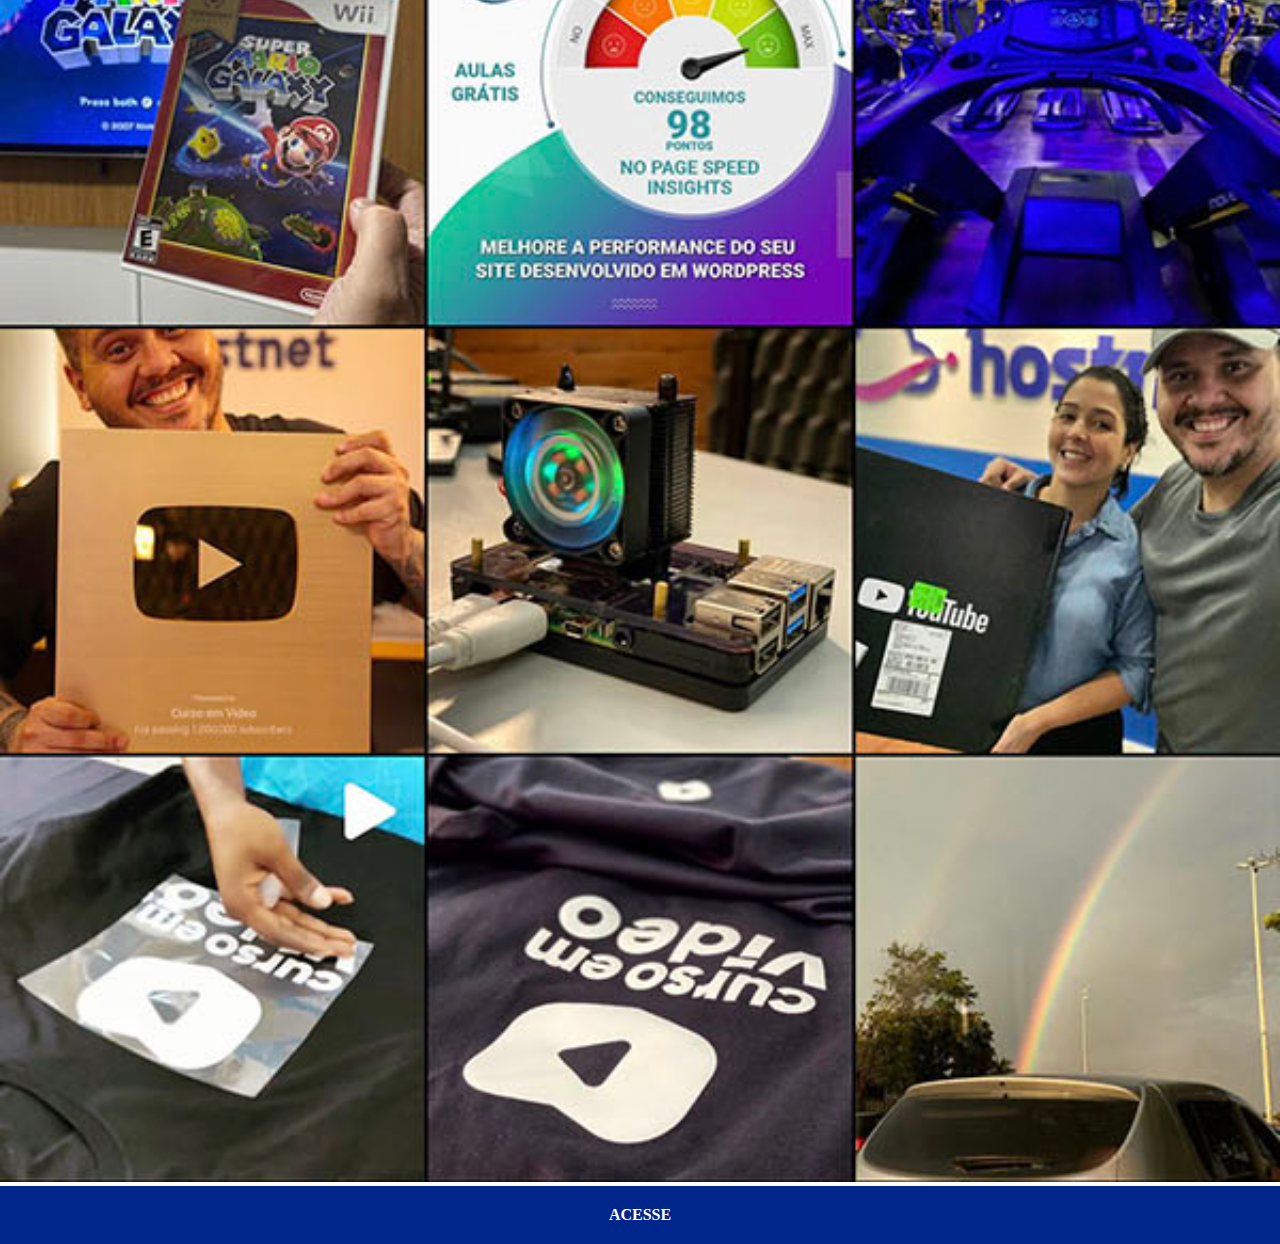
<file: insta.html>
<!DOCTYPE html>
<html lang="pt-br">
<head>
    <meta charset="UTF-8">
    <meta name="viewport" content="width=device-width, initial-scale=1.0">
    <title>Instagram</title>
    <link rel="stylesheet" href="estilos/social.css">
</head>
<body>
    <img src="imagens/tela-instagram.jpg" alt="Instagram">
    <a href="">ACESSE</a>
</body>
</html>
</file>
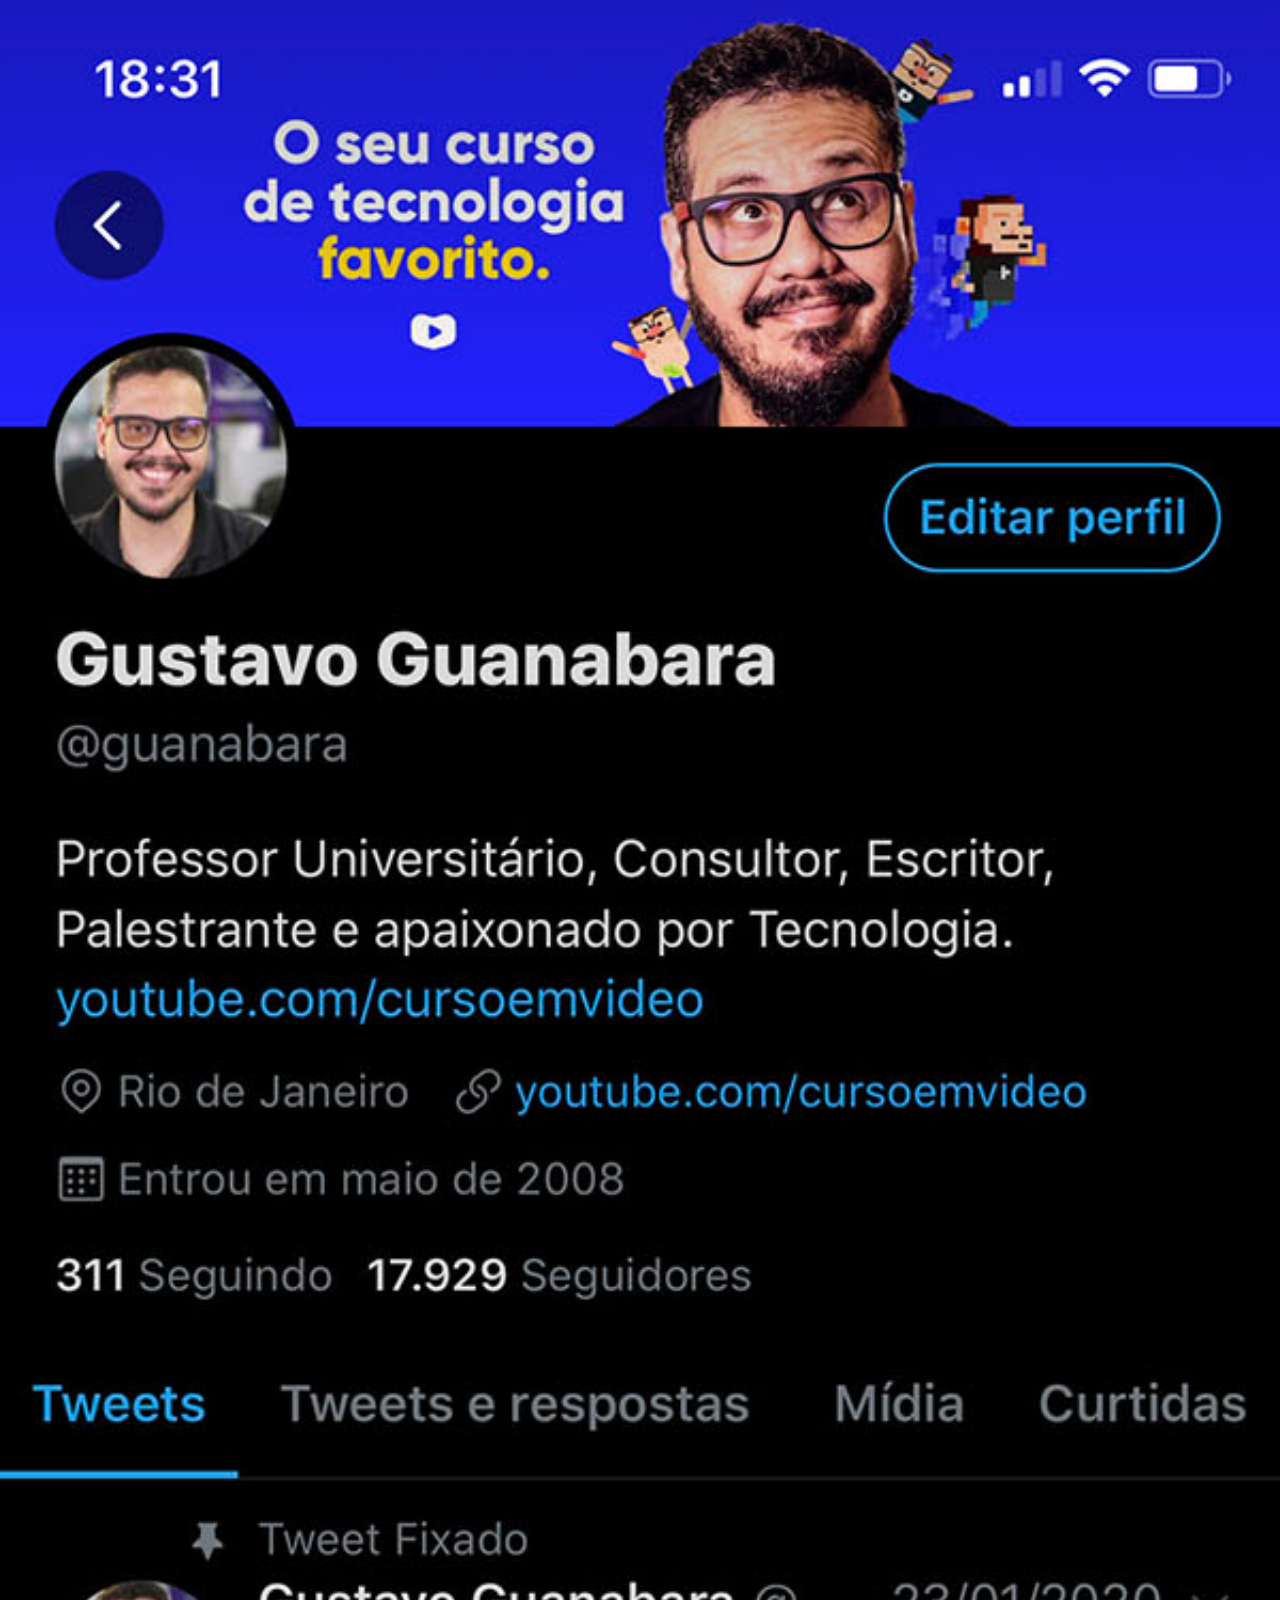
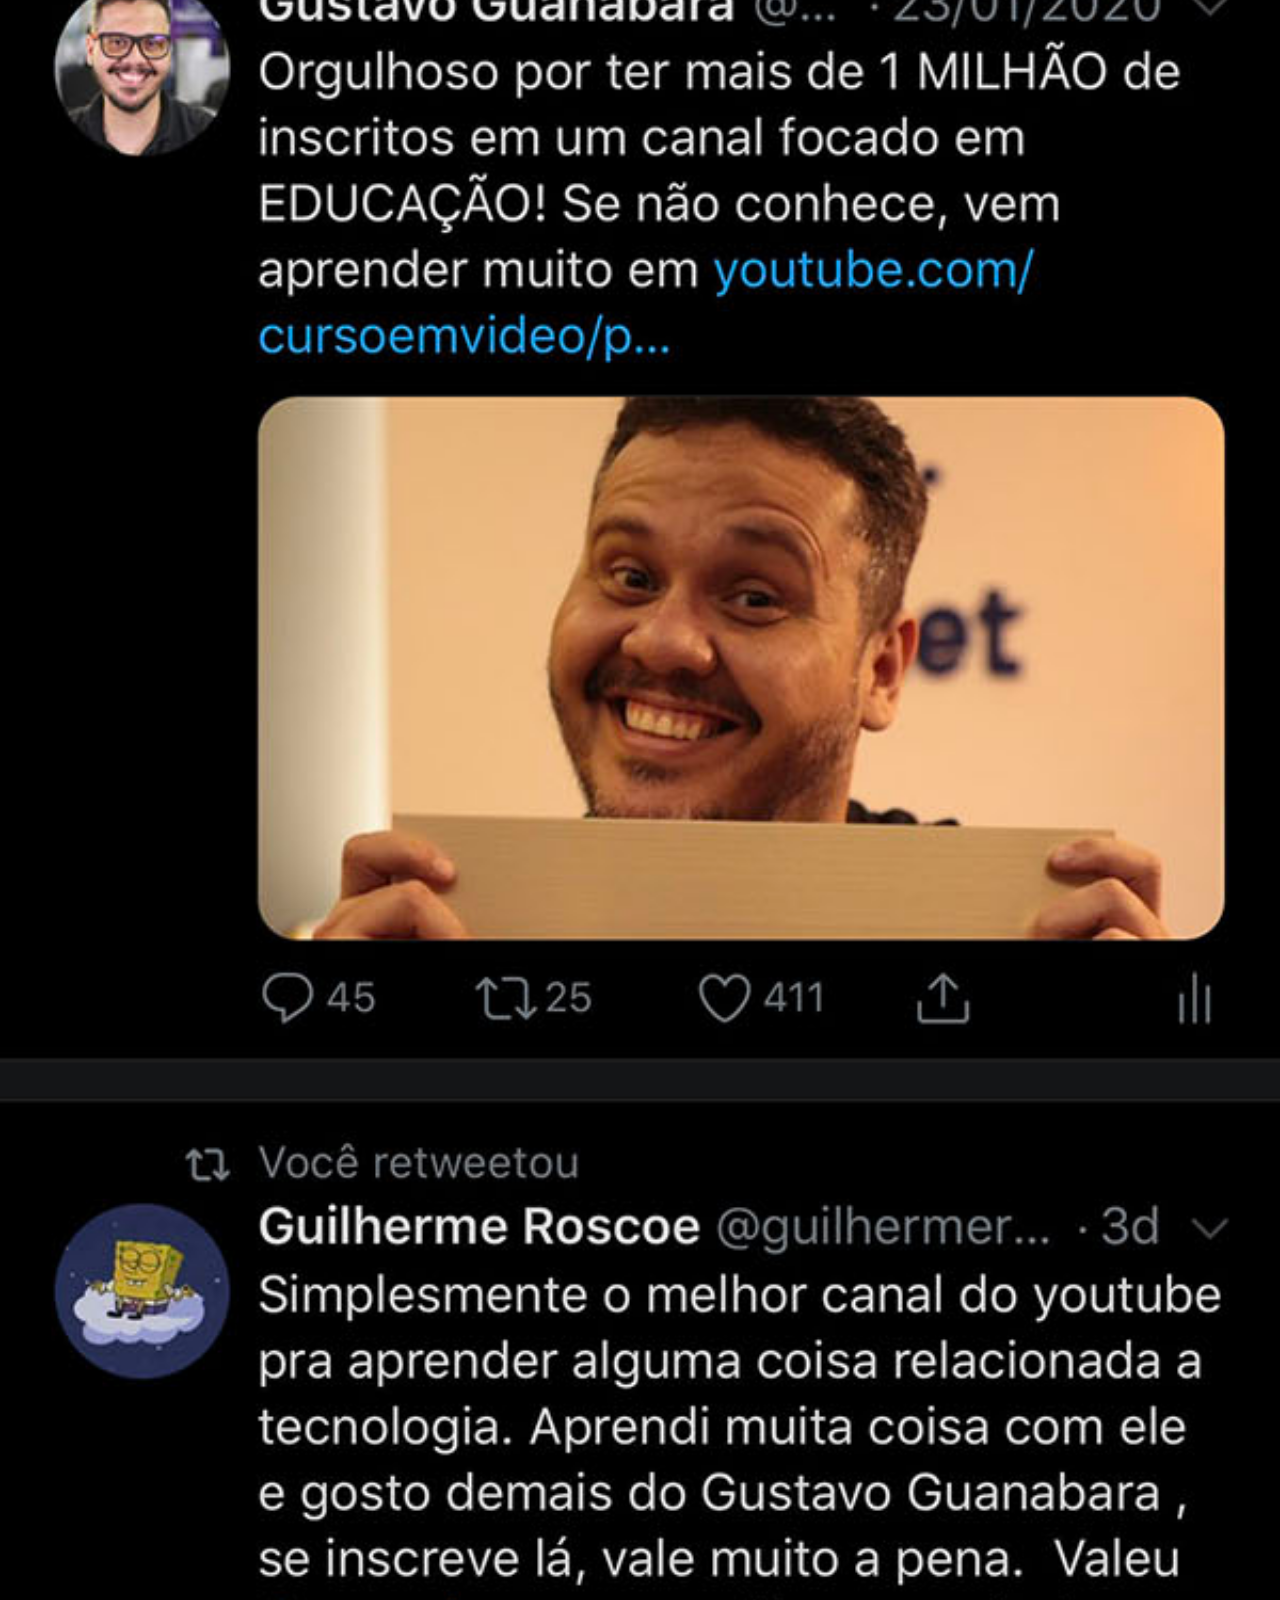
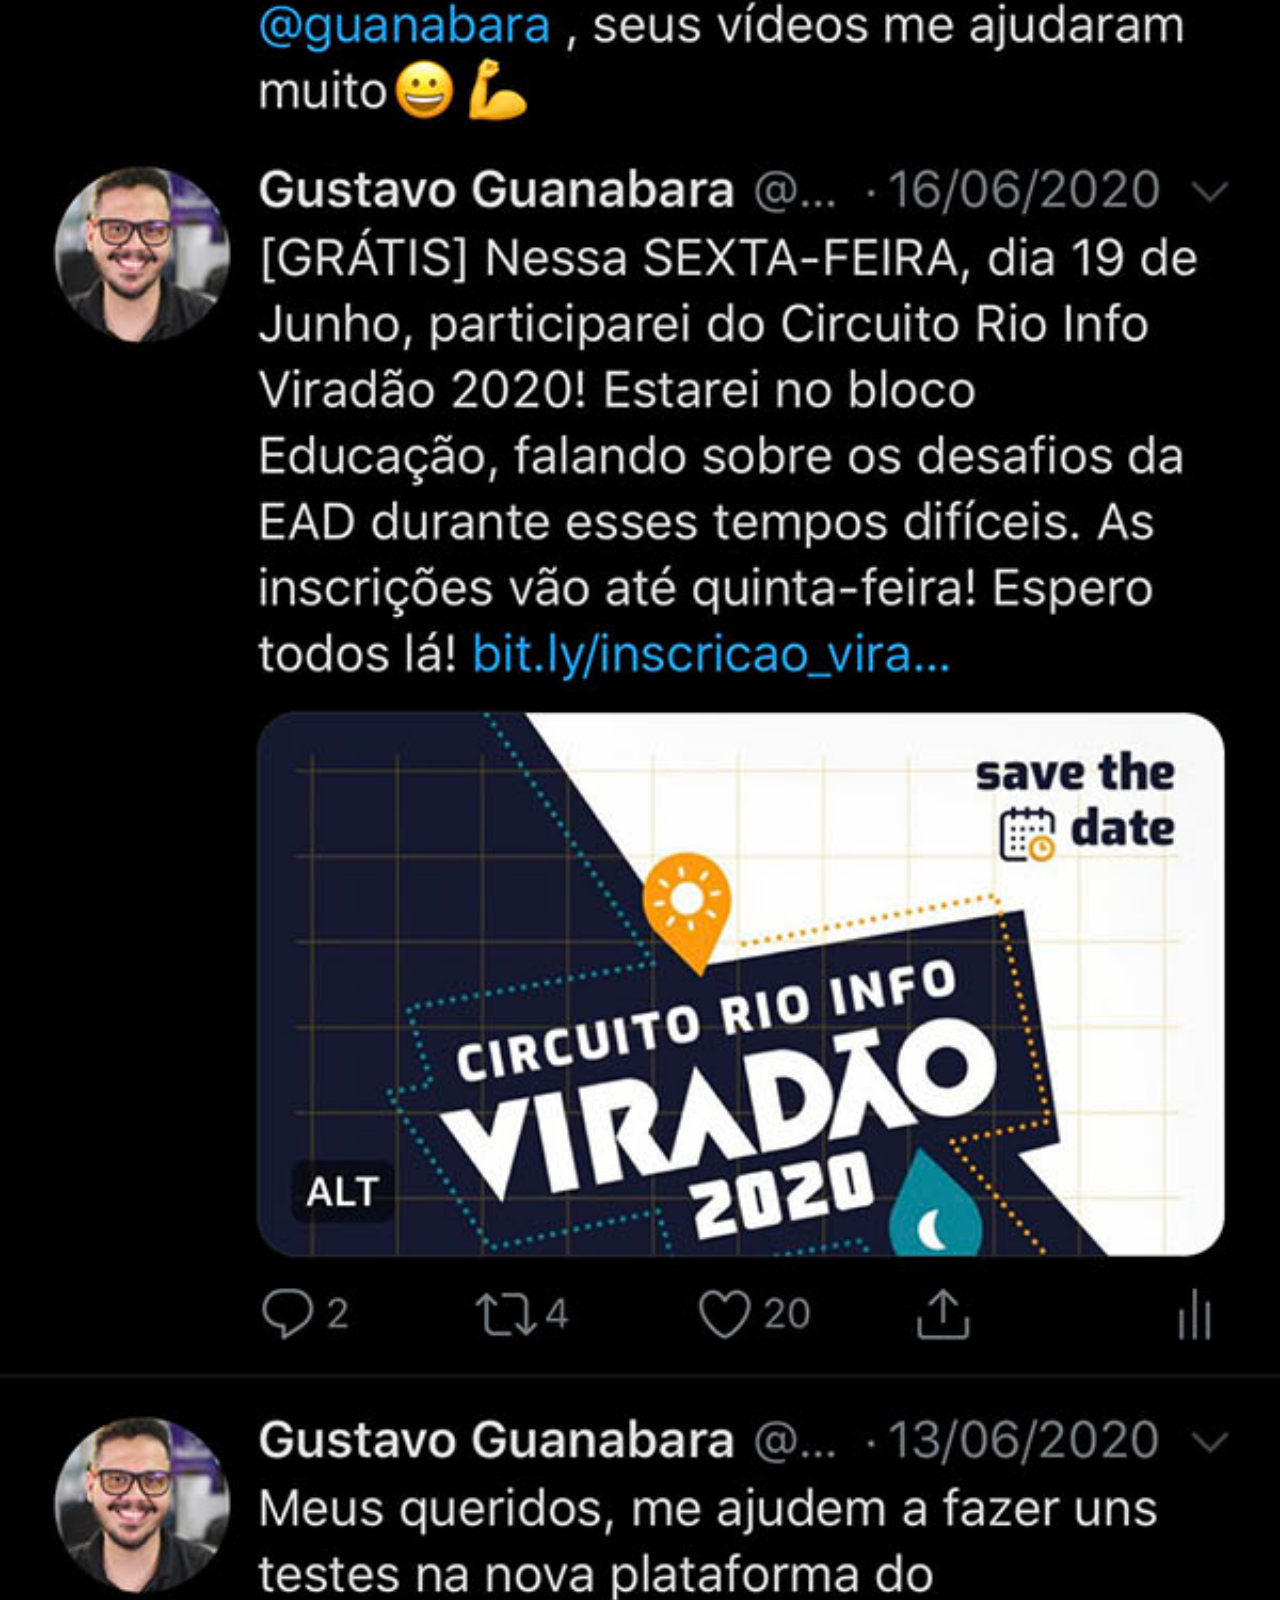
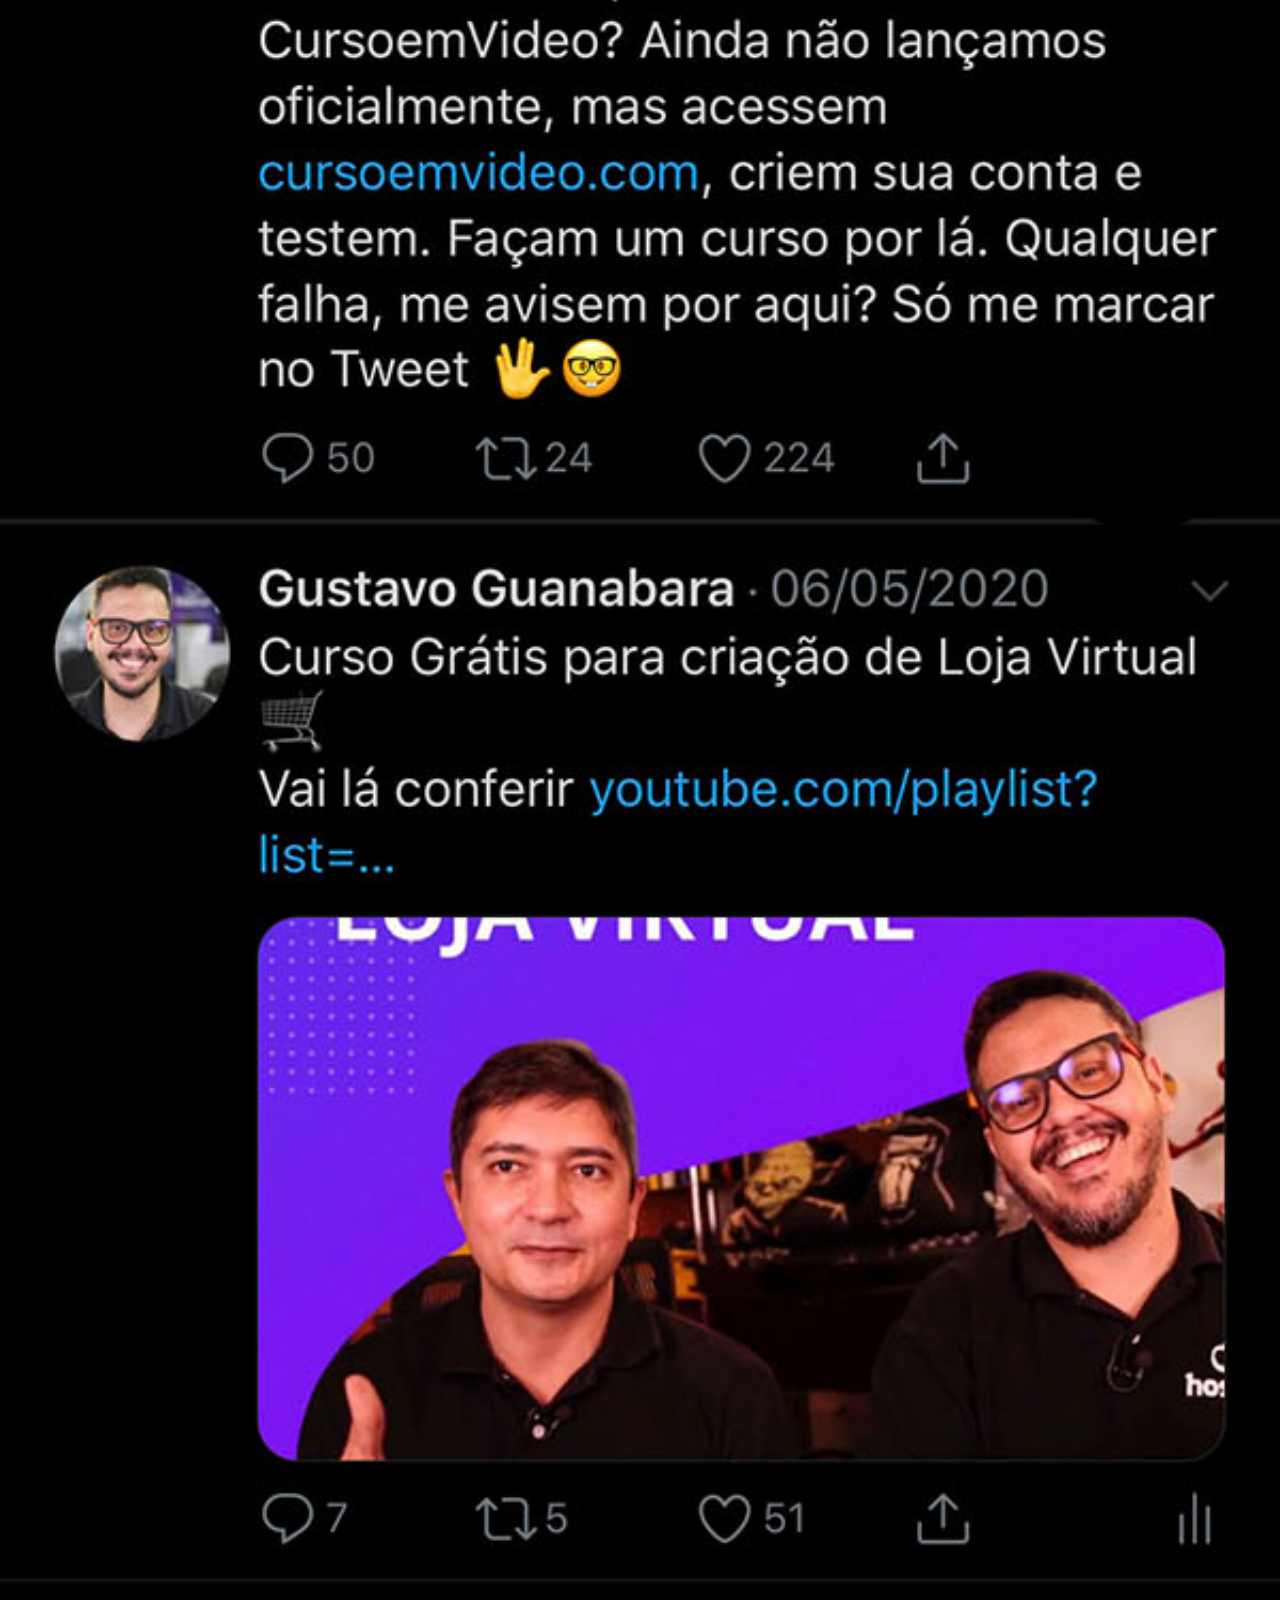
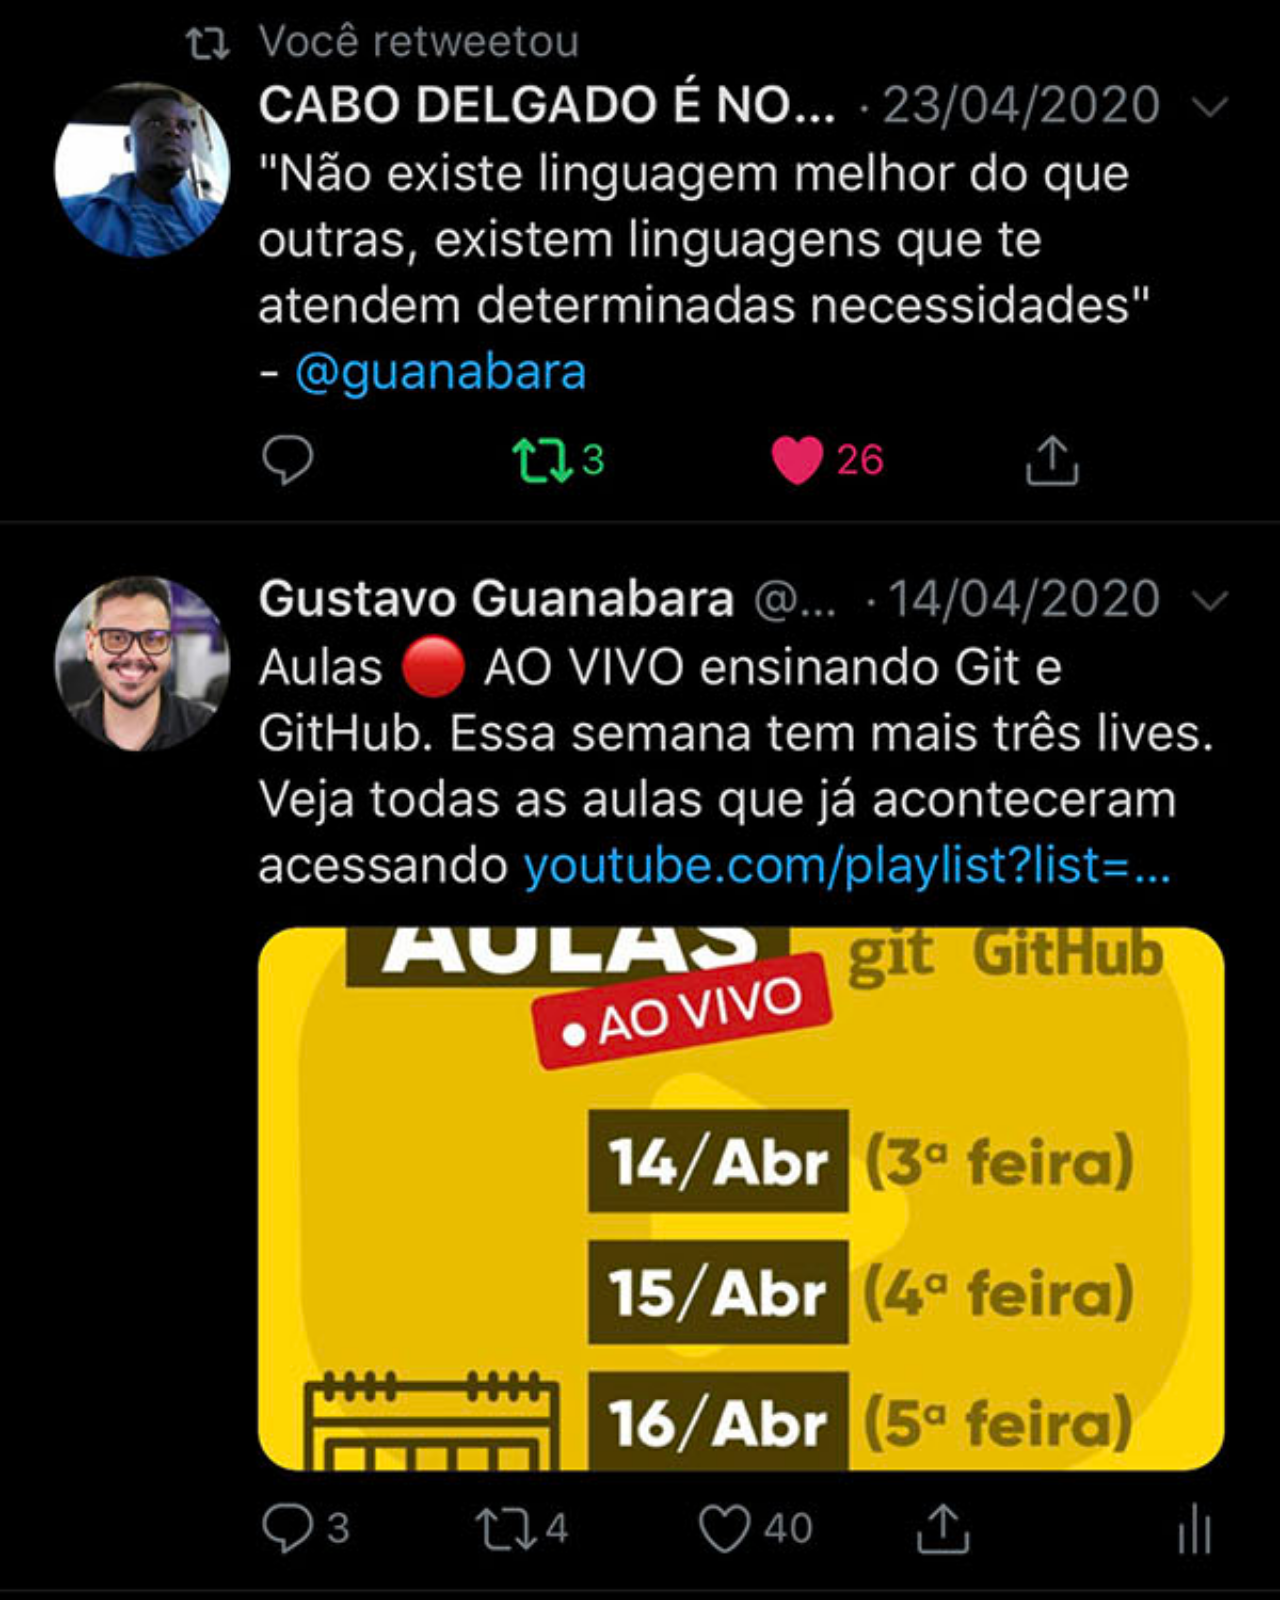
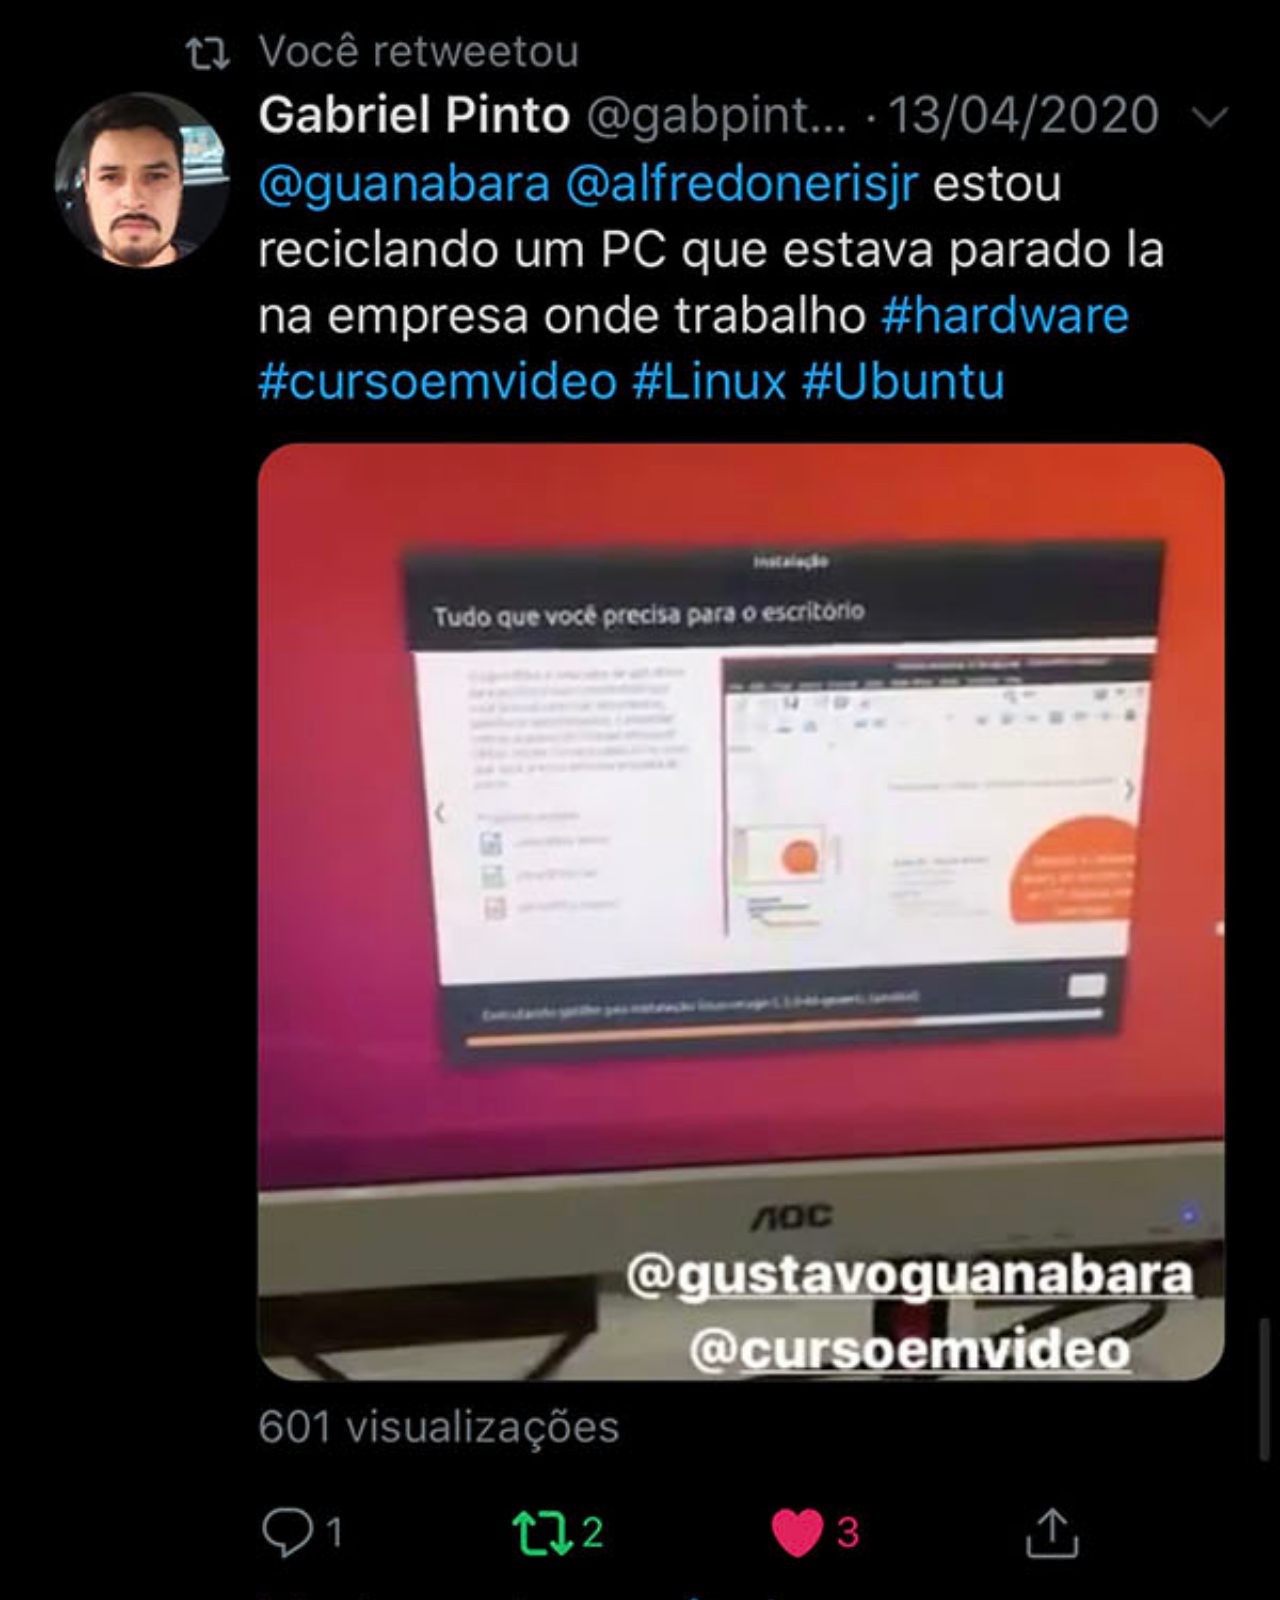
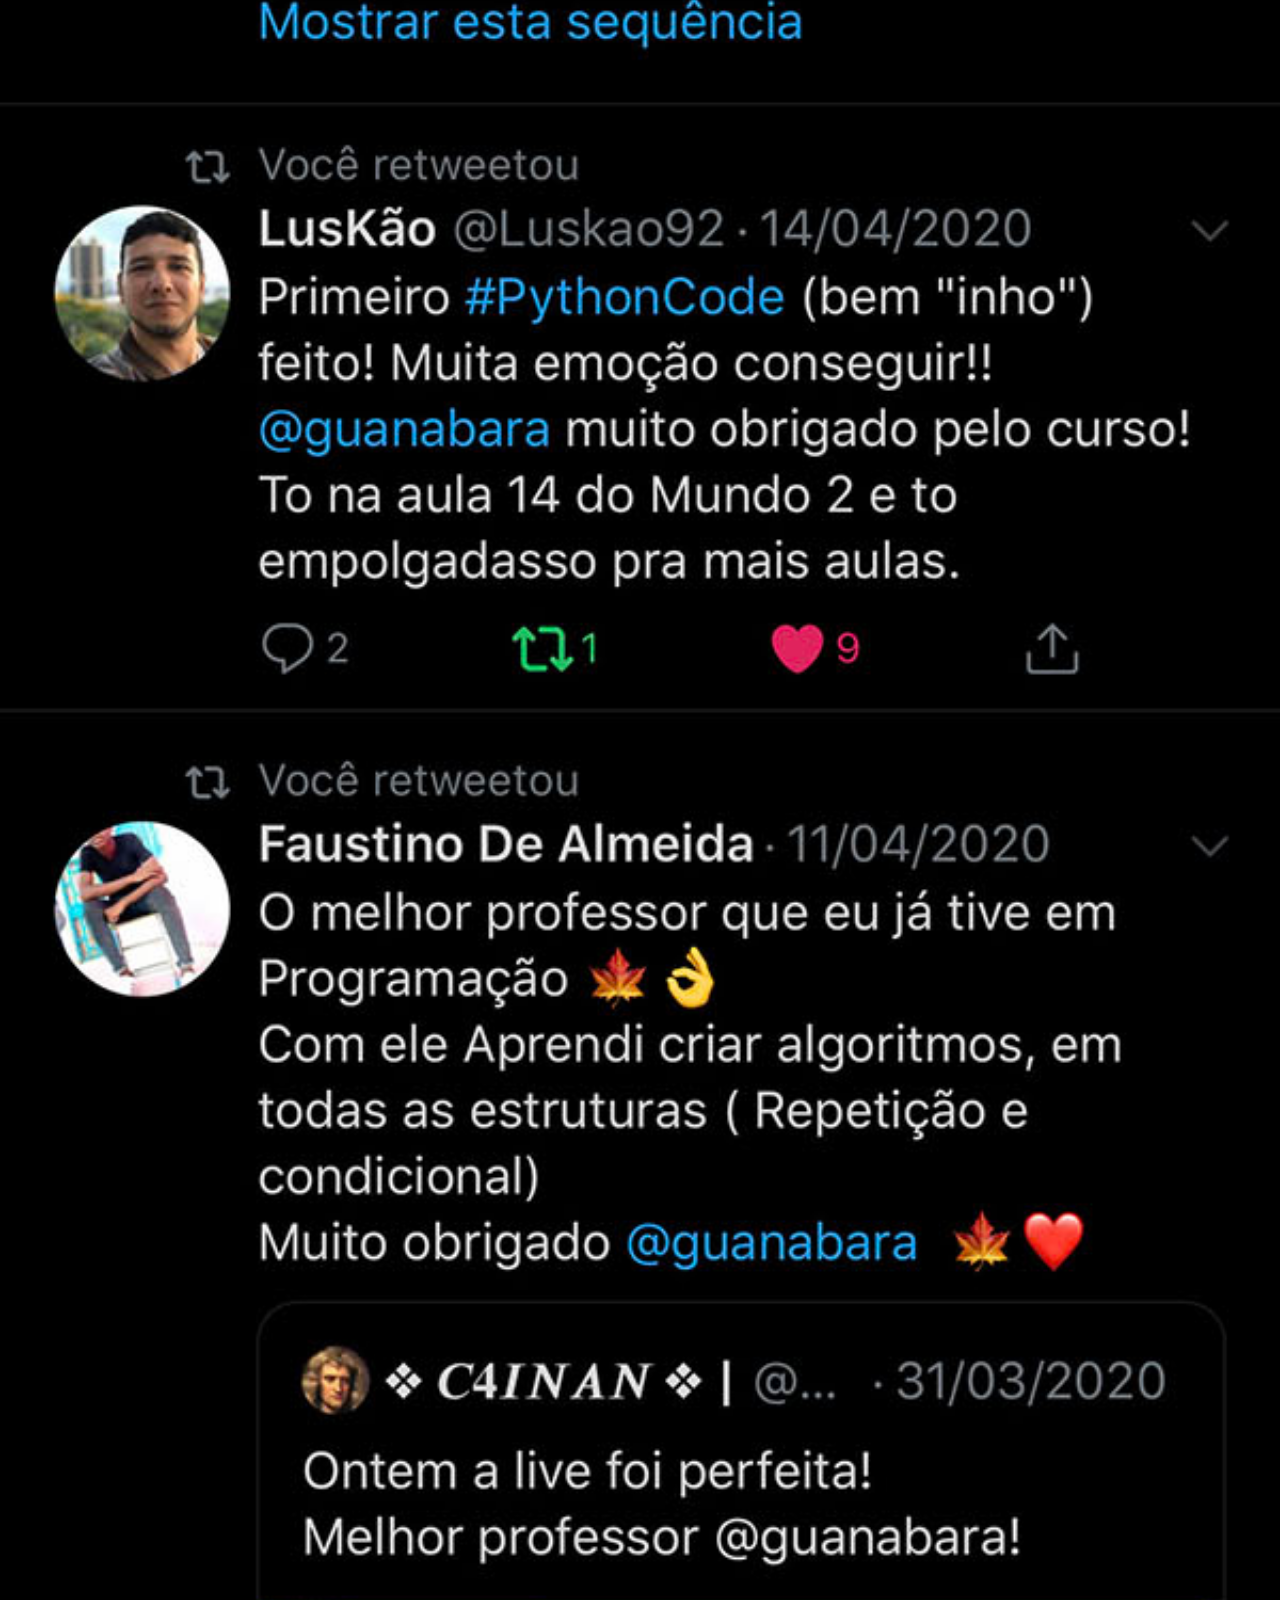
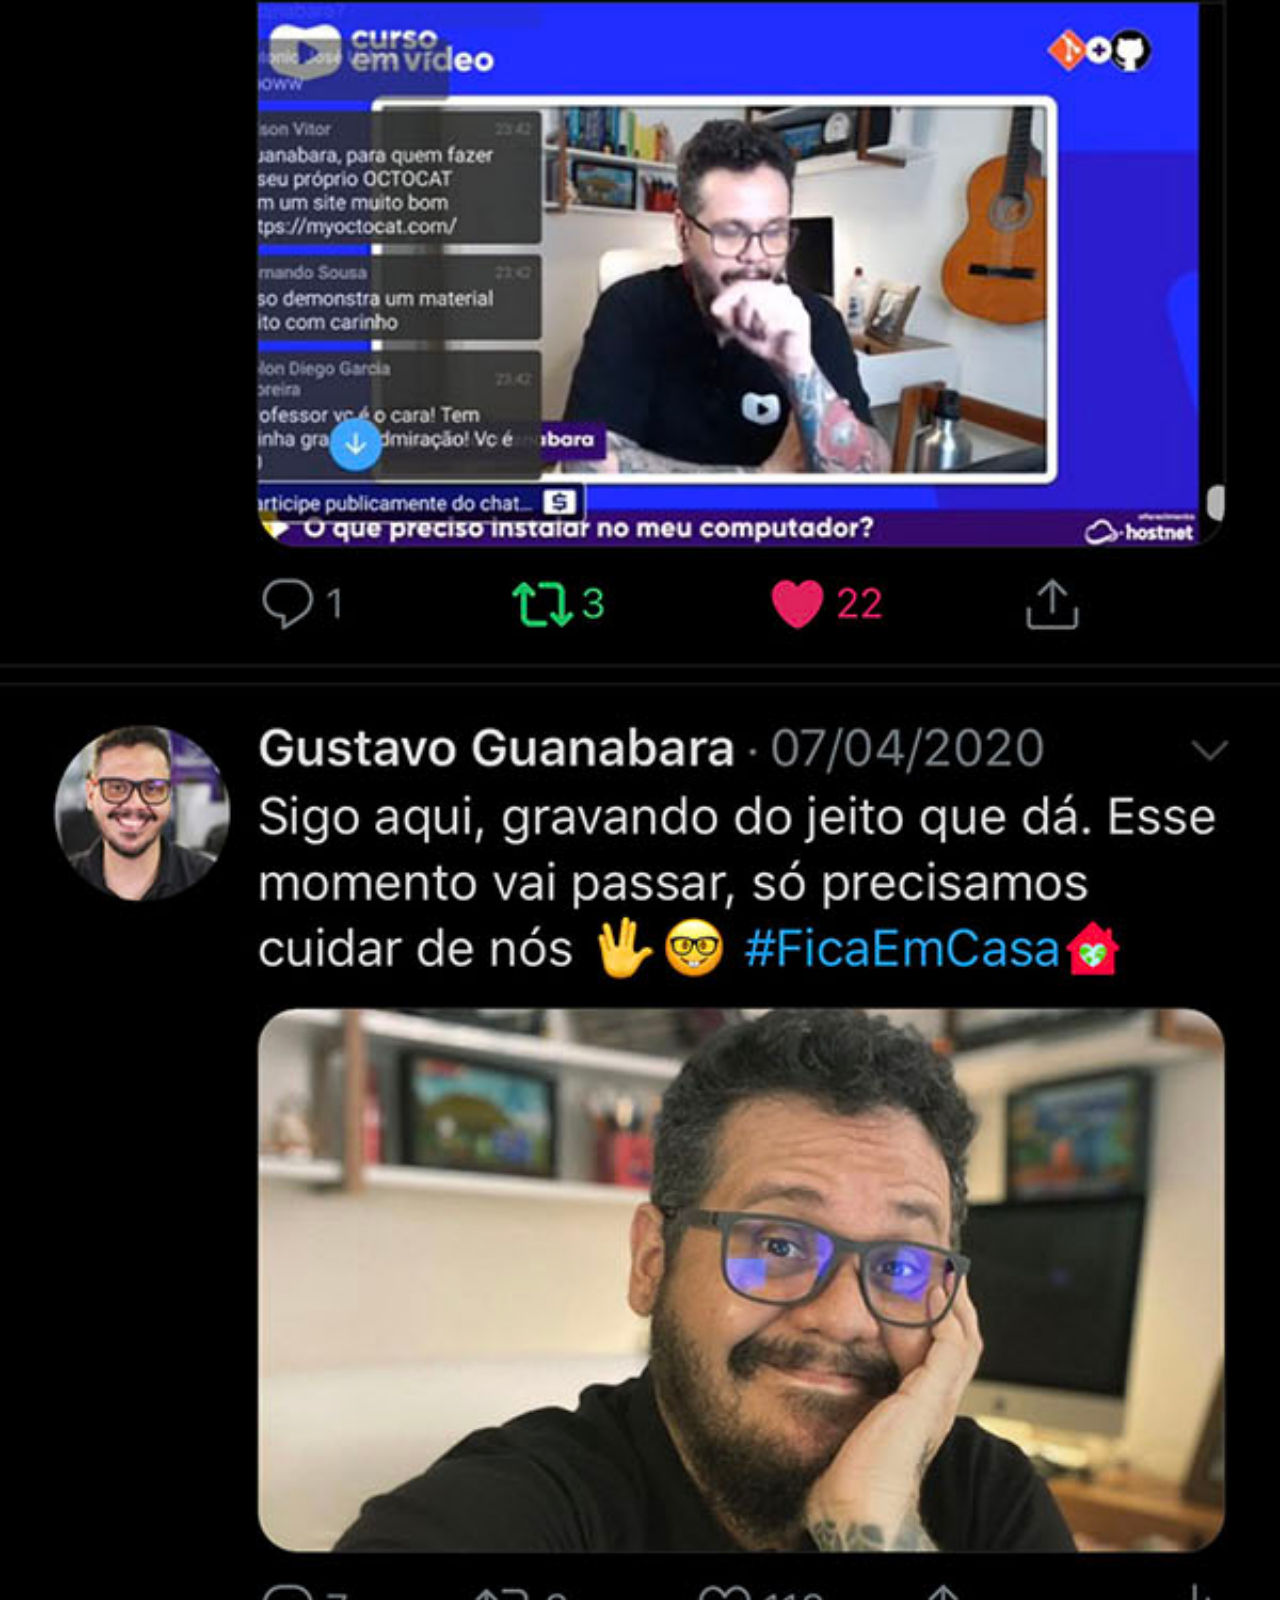
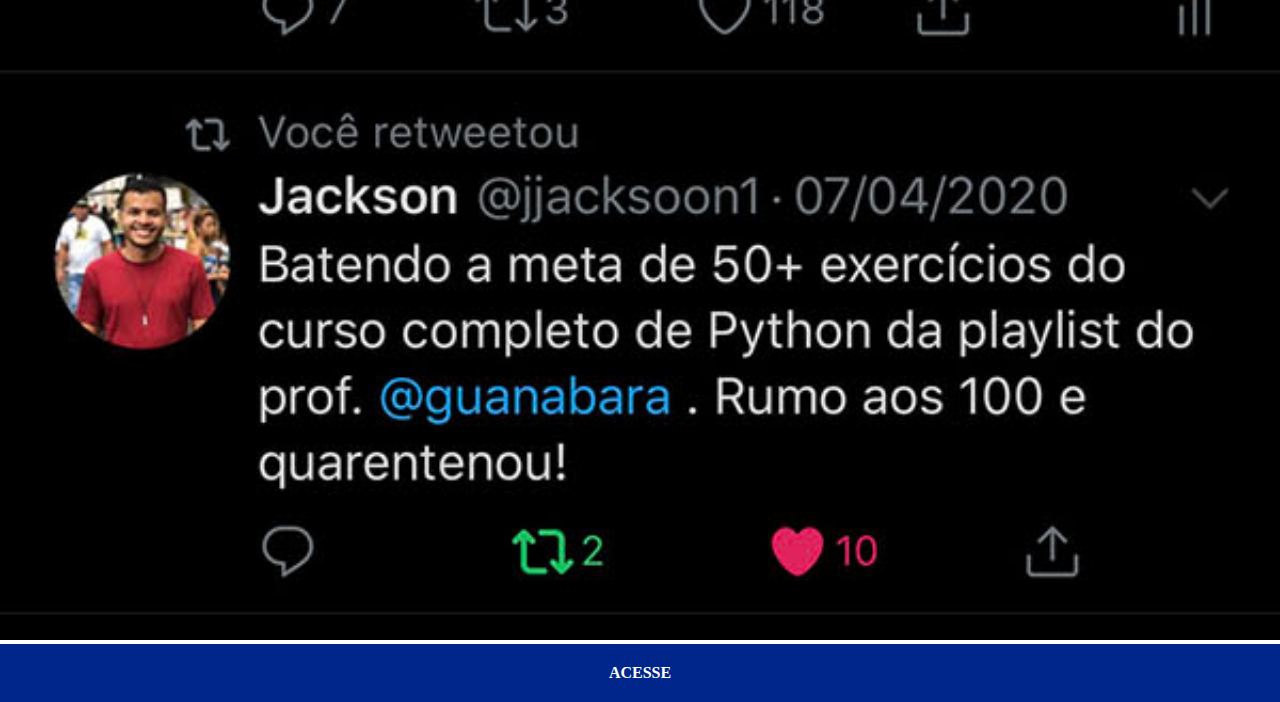
<file: Twitter.html>
<!DOCTYPE html>
<html lang="pt-br">
<head>
    <meta charset="UTF-8">
    <meta name="viewport" content="width=device-width, initial-scale=1.0">
    <title>twitter</title>
    <link rel="stylesheet" href="estilos/social.css">
</head>
<body>
    <img src="imagens/tela-twitter.jpg" alt="Twitter">
    <a href="">ACESSE</a>
</body>
</html>
</file>
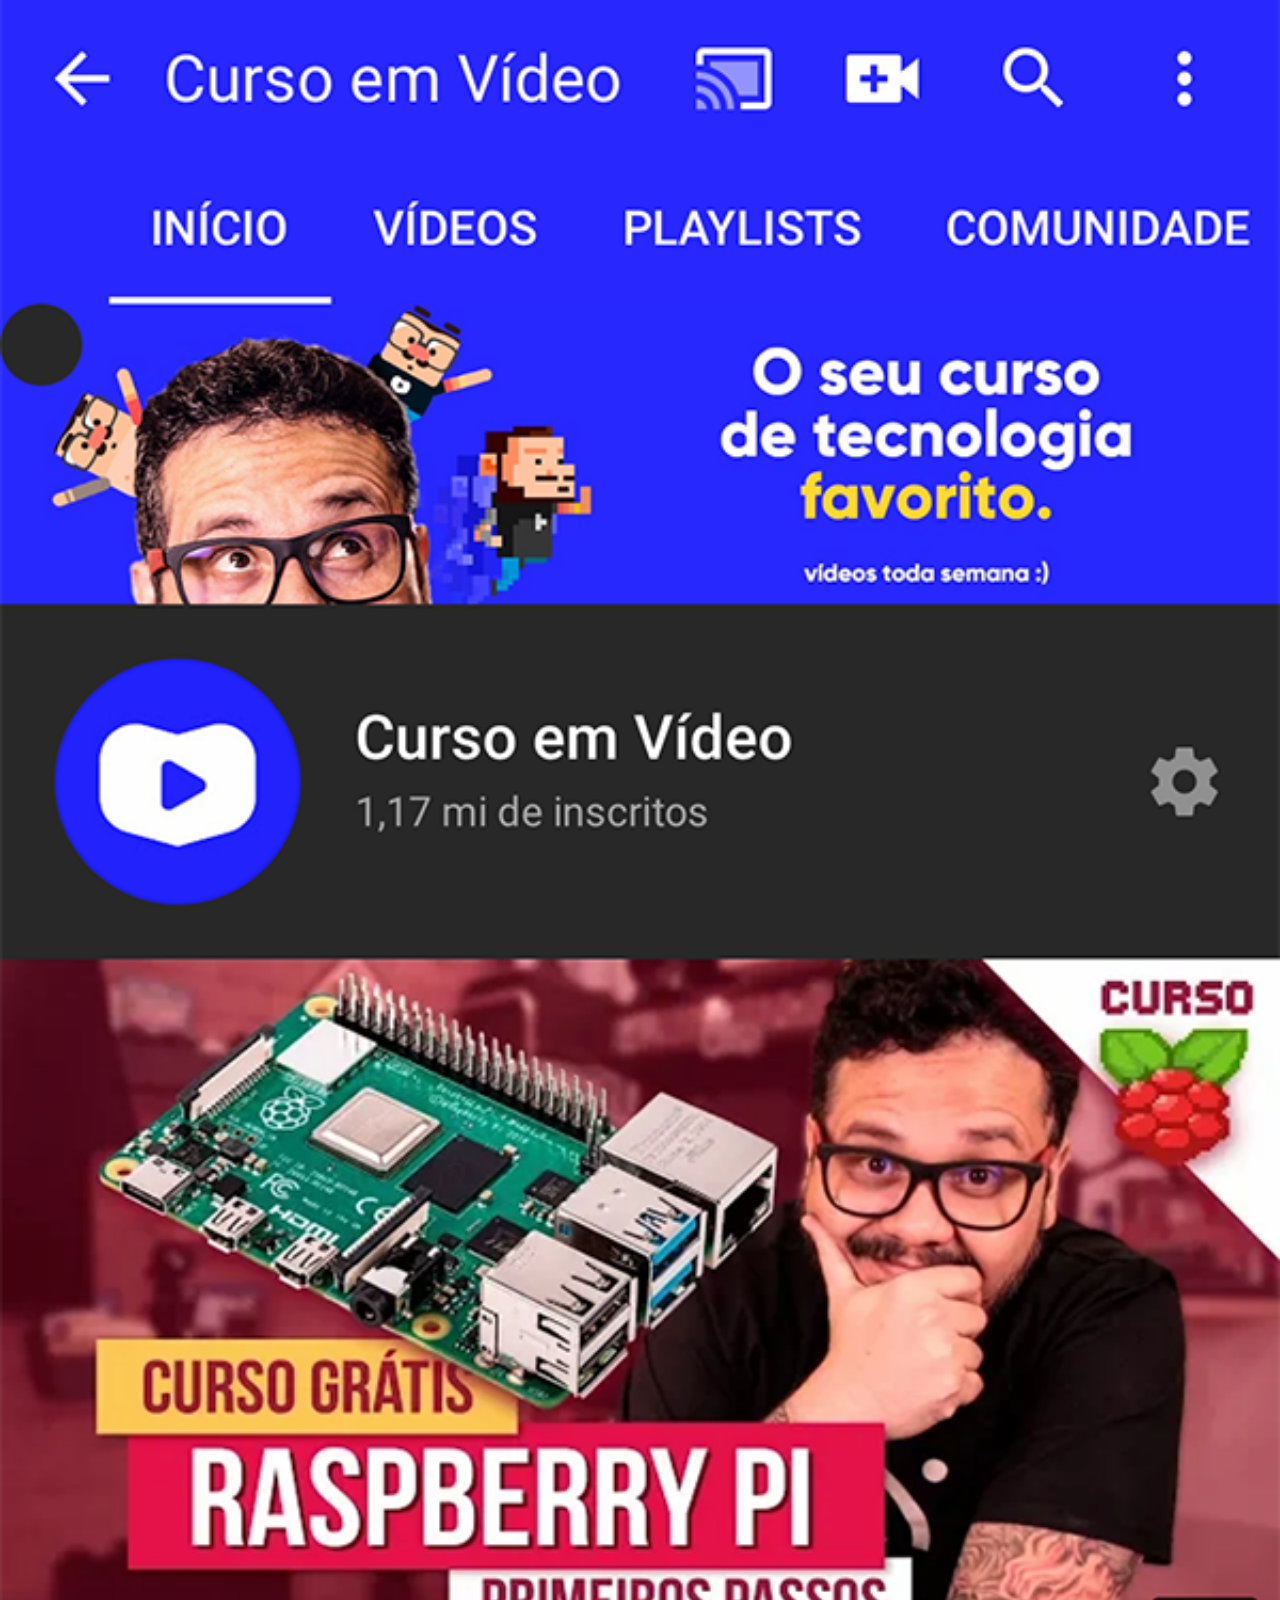
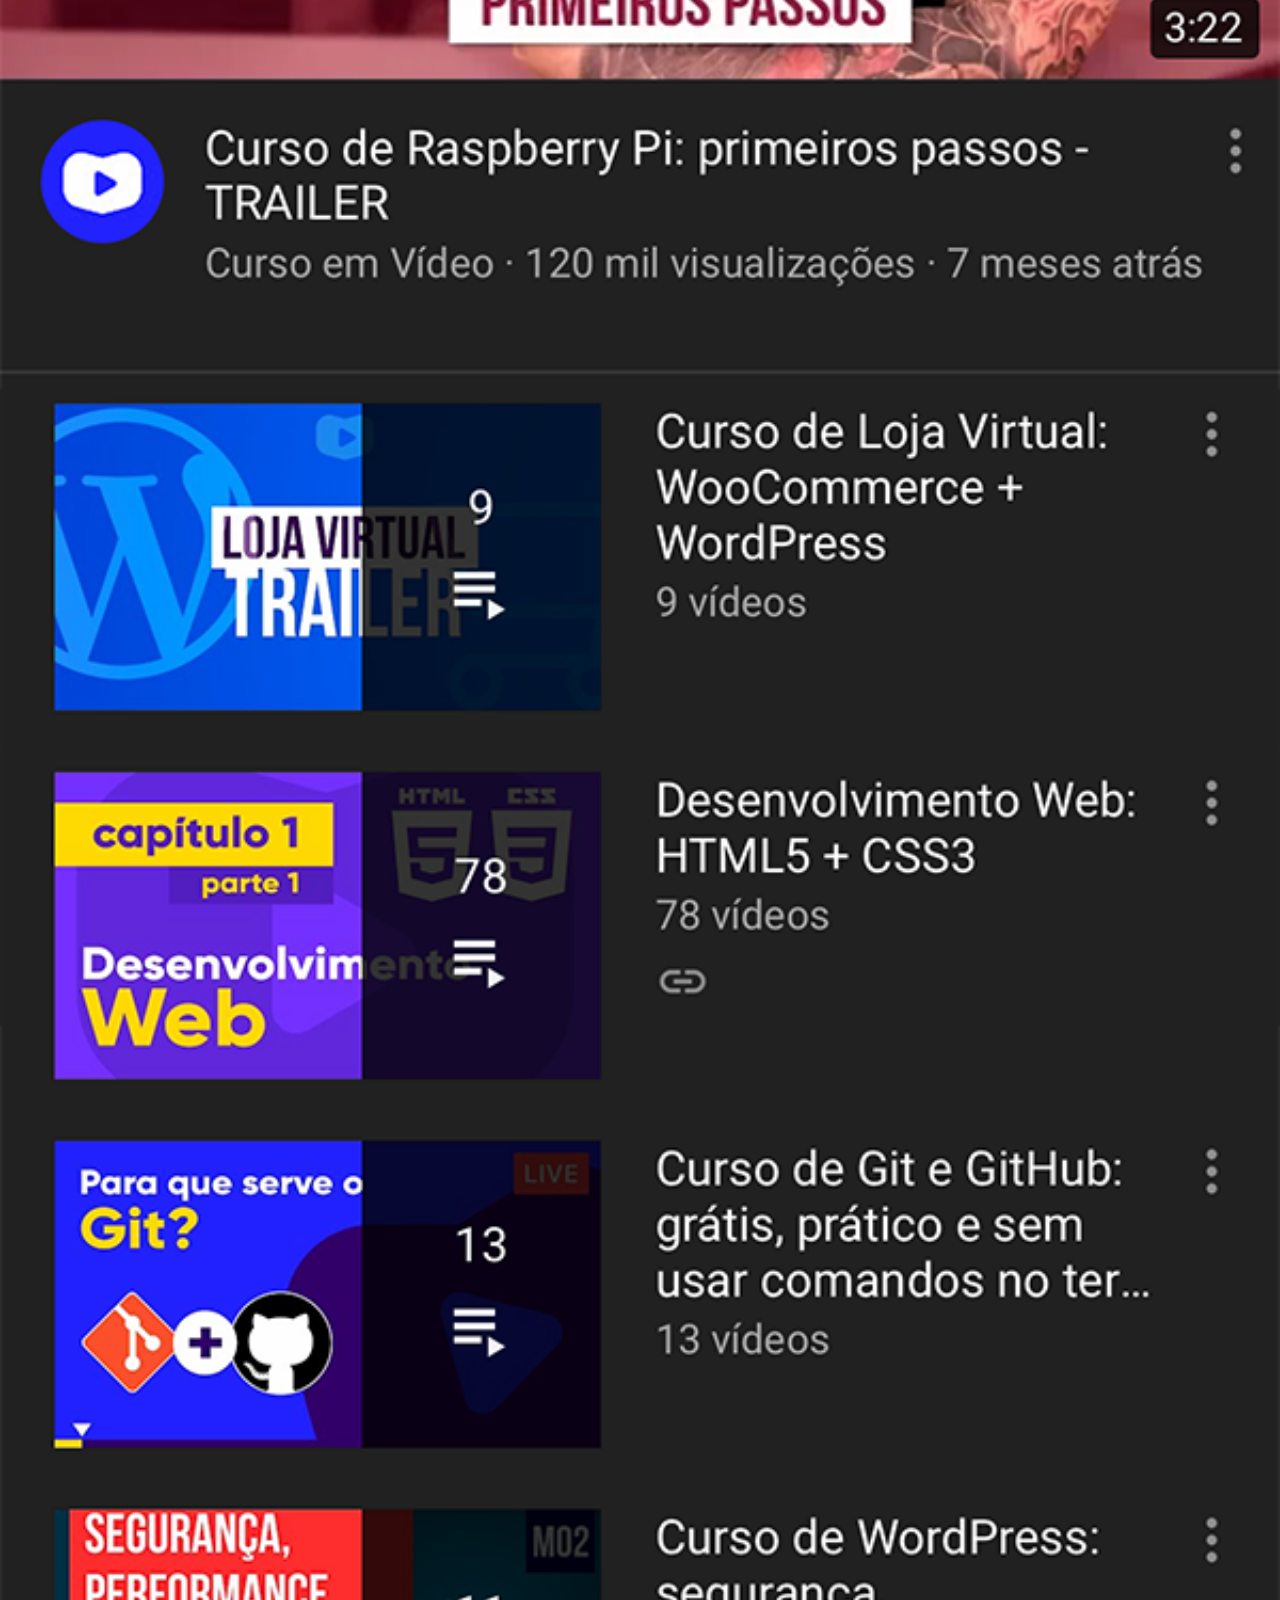
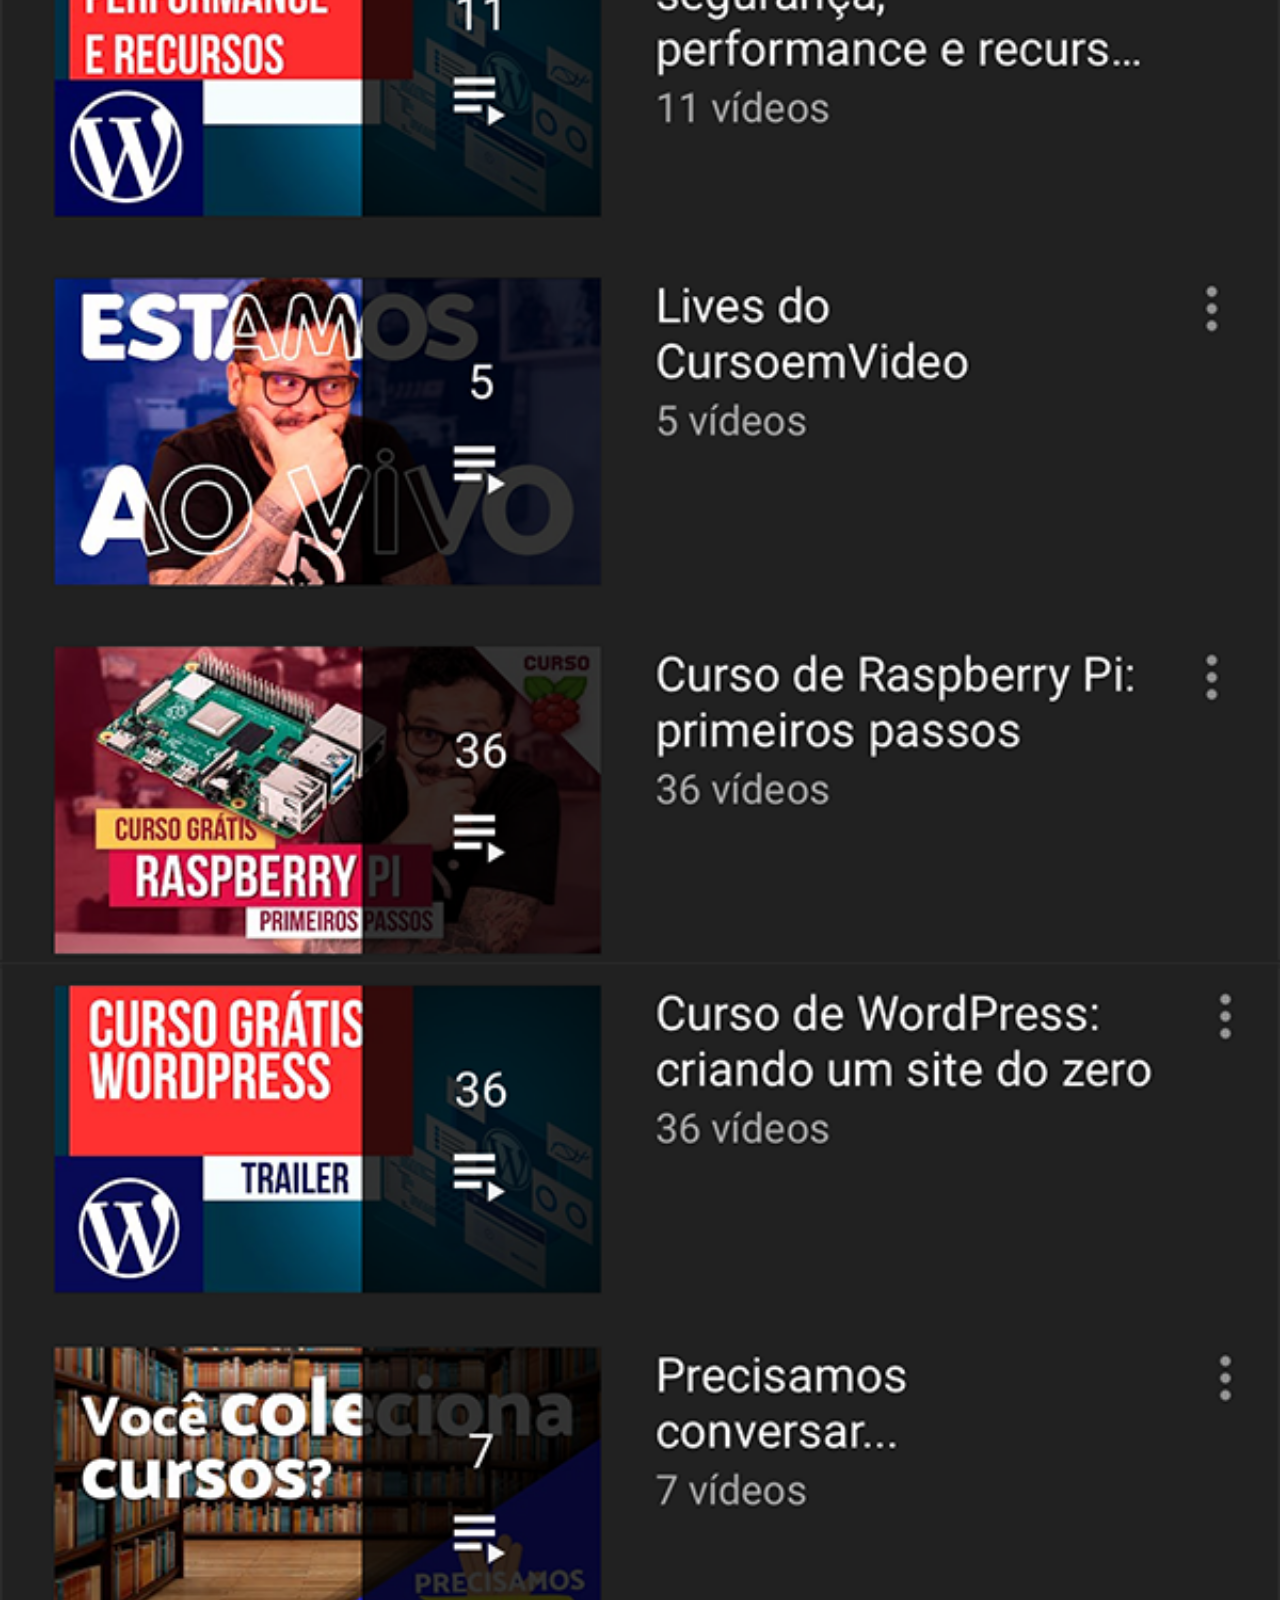
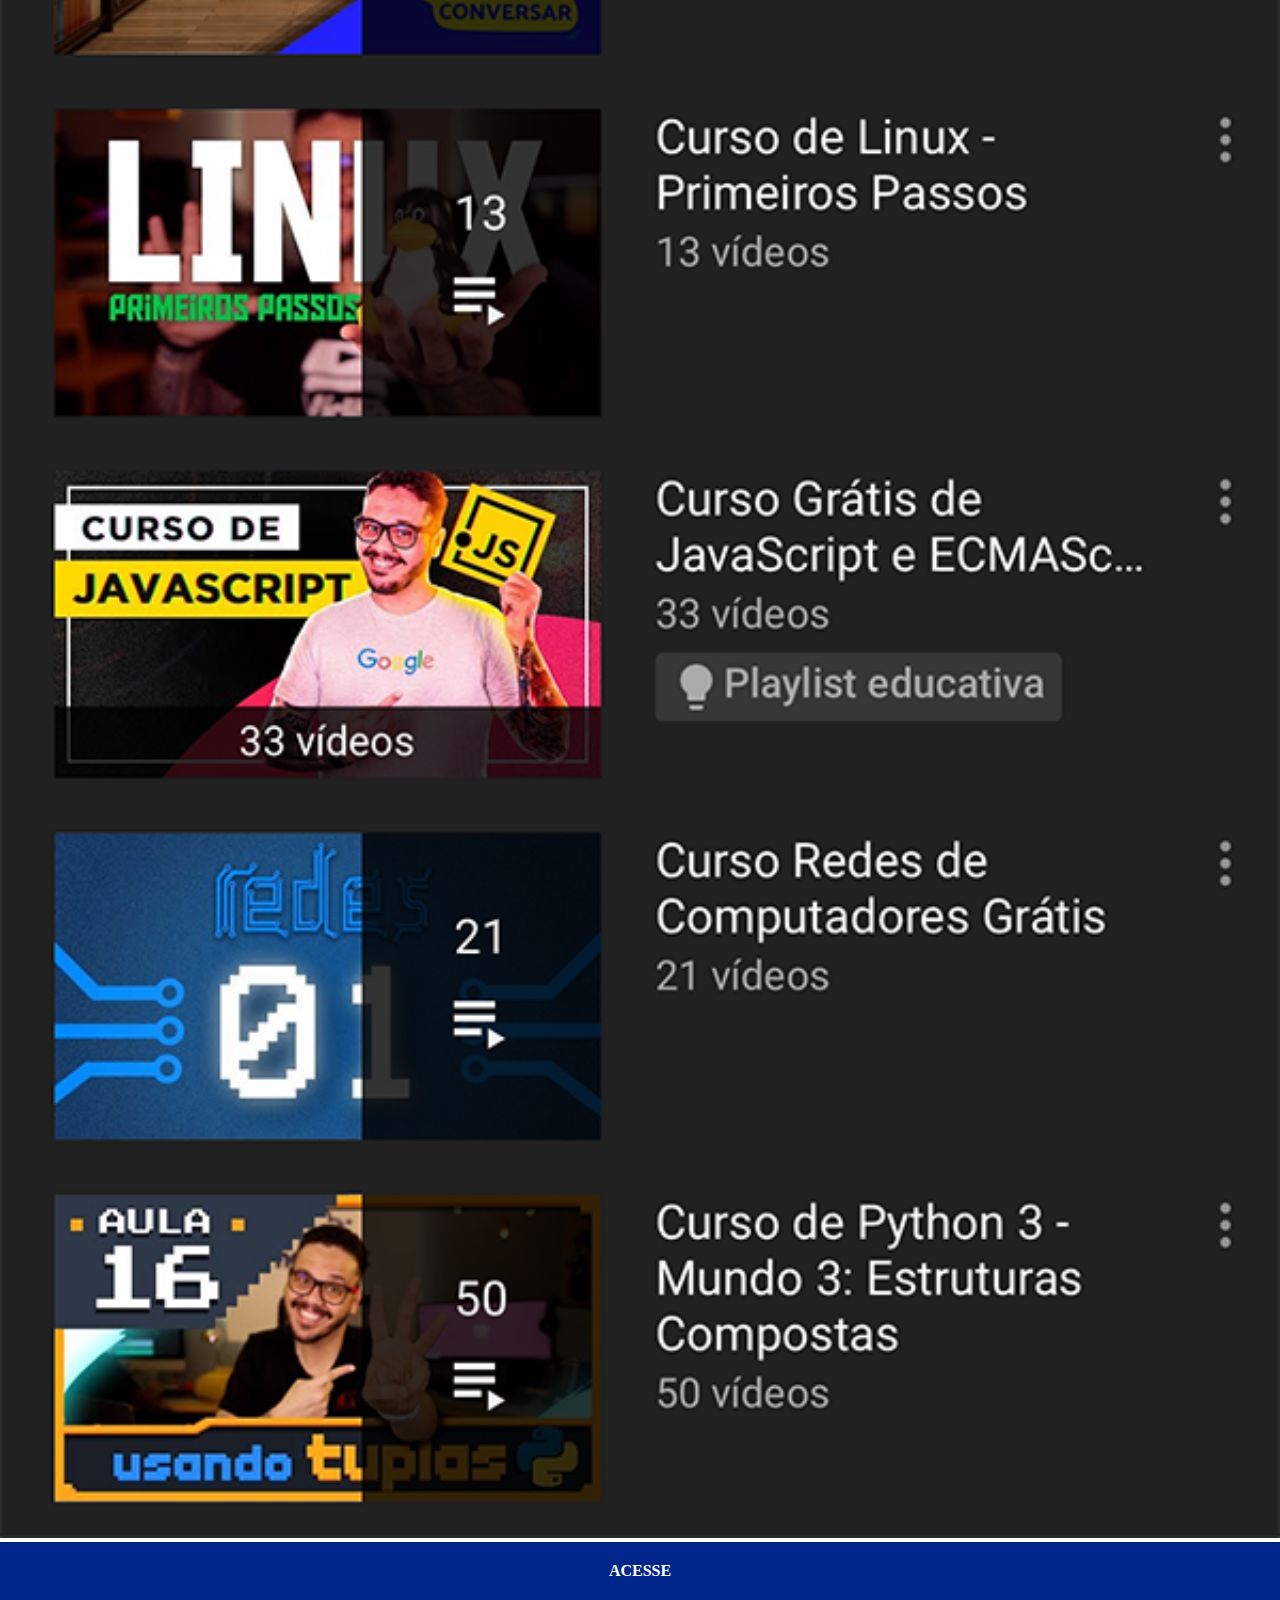
<file: youtube.html>
<!DOCTYPE html>
<html lang="pt-br">
<head>
    <meta charset="UTF-8">
    <meta name="viewport" content="width=device-width, initial-scale=1.0">
    <title>Youtube</title>
    <link rel="stylesheet" href="estilos/social.css">
</head>
<body>
    <img src="imagens/tela-youtube.png" alt="Youtube">
    <a href="">ACESSE</a>
</body>
</html>
</file>
<file: estilos/social.css>
@charset "UTF-8" ;

        *{
            padding: 0px;
            margin: 0px;
        }

        ::-webkit-scrollbar {
            width: 0px;
            height: 0px;
        }

        img{
            width: 100vw;
        }

        a{
            display: block;
            background-color: rgb(0, 37, 139);
            color: white;
            padding: 20px;
            text-align: center;
            font-weight: bolder;
            text-decoration: none;
        }

        a:hover {
            background-color: blue;
            color: azure;
        }
</file>
